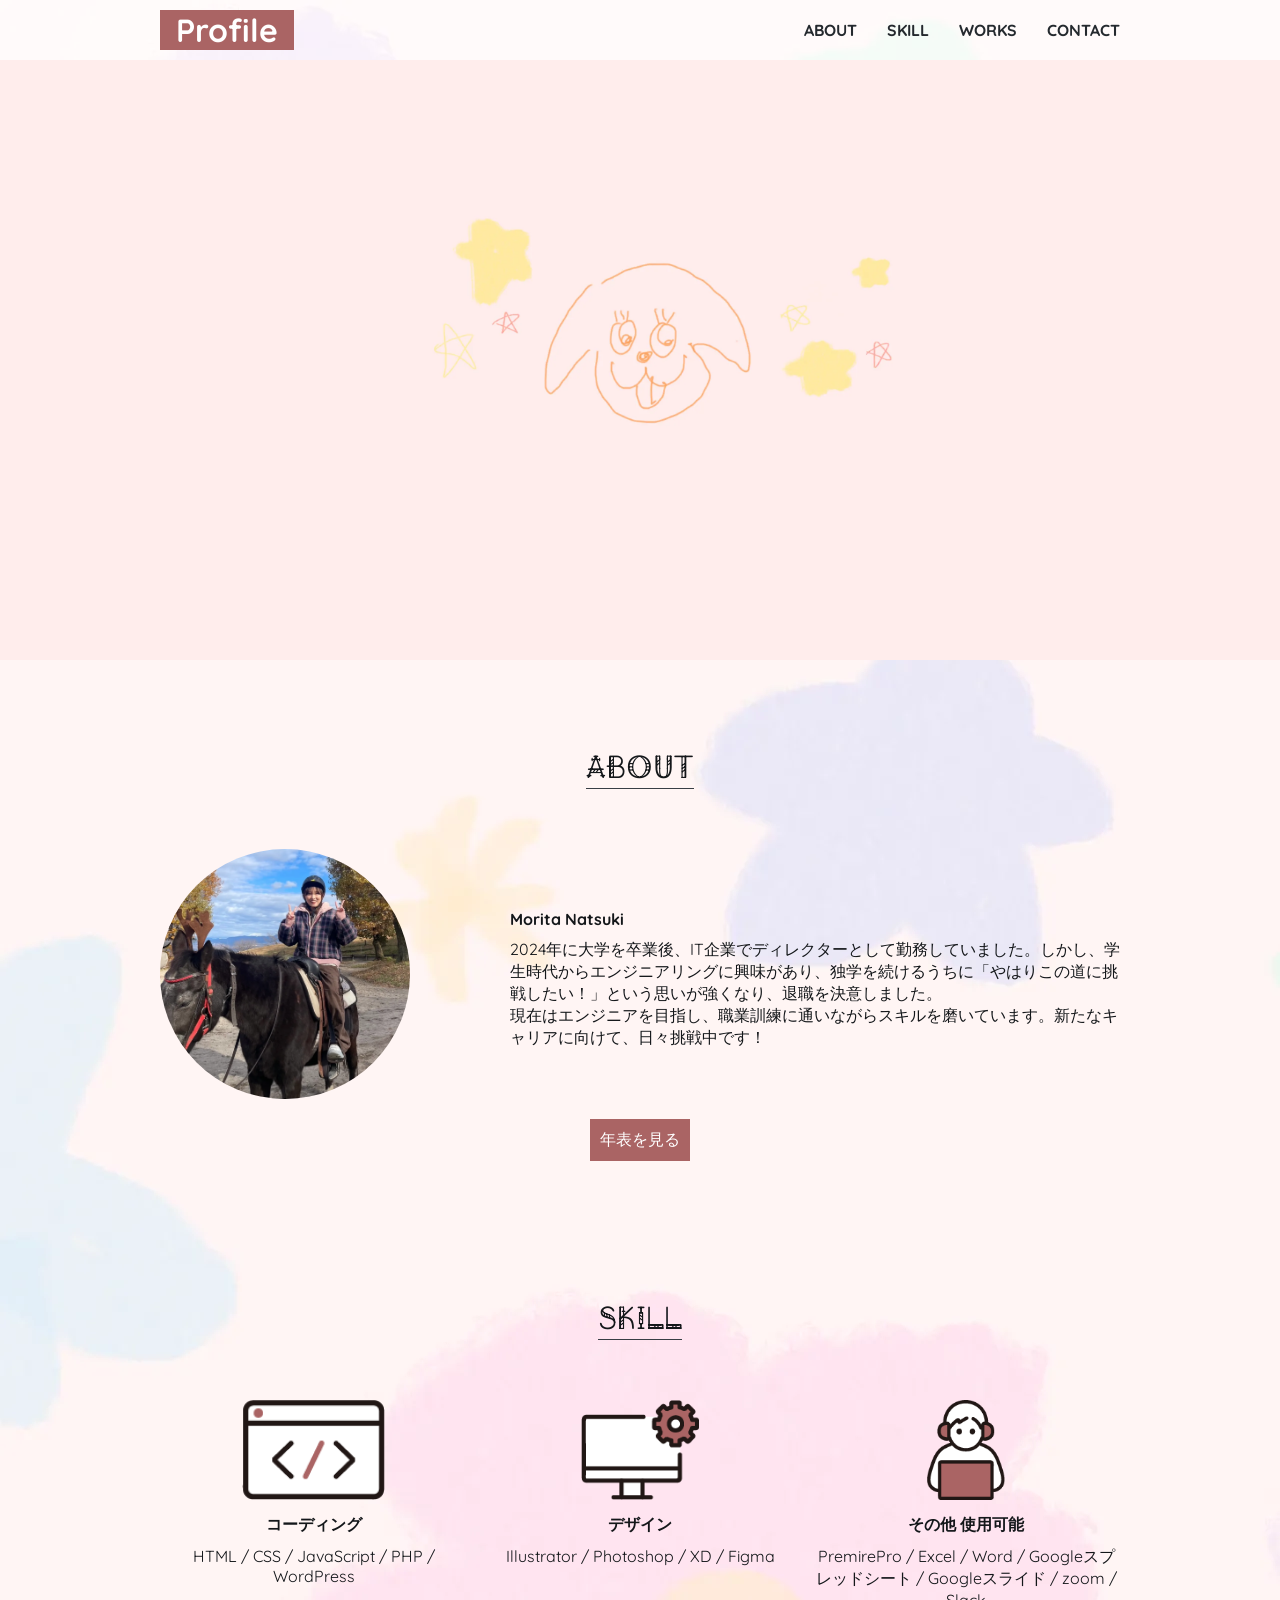
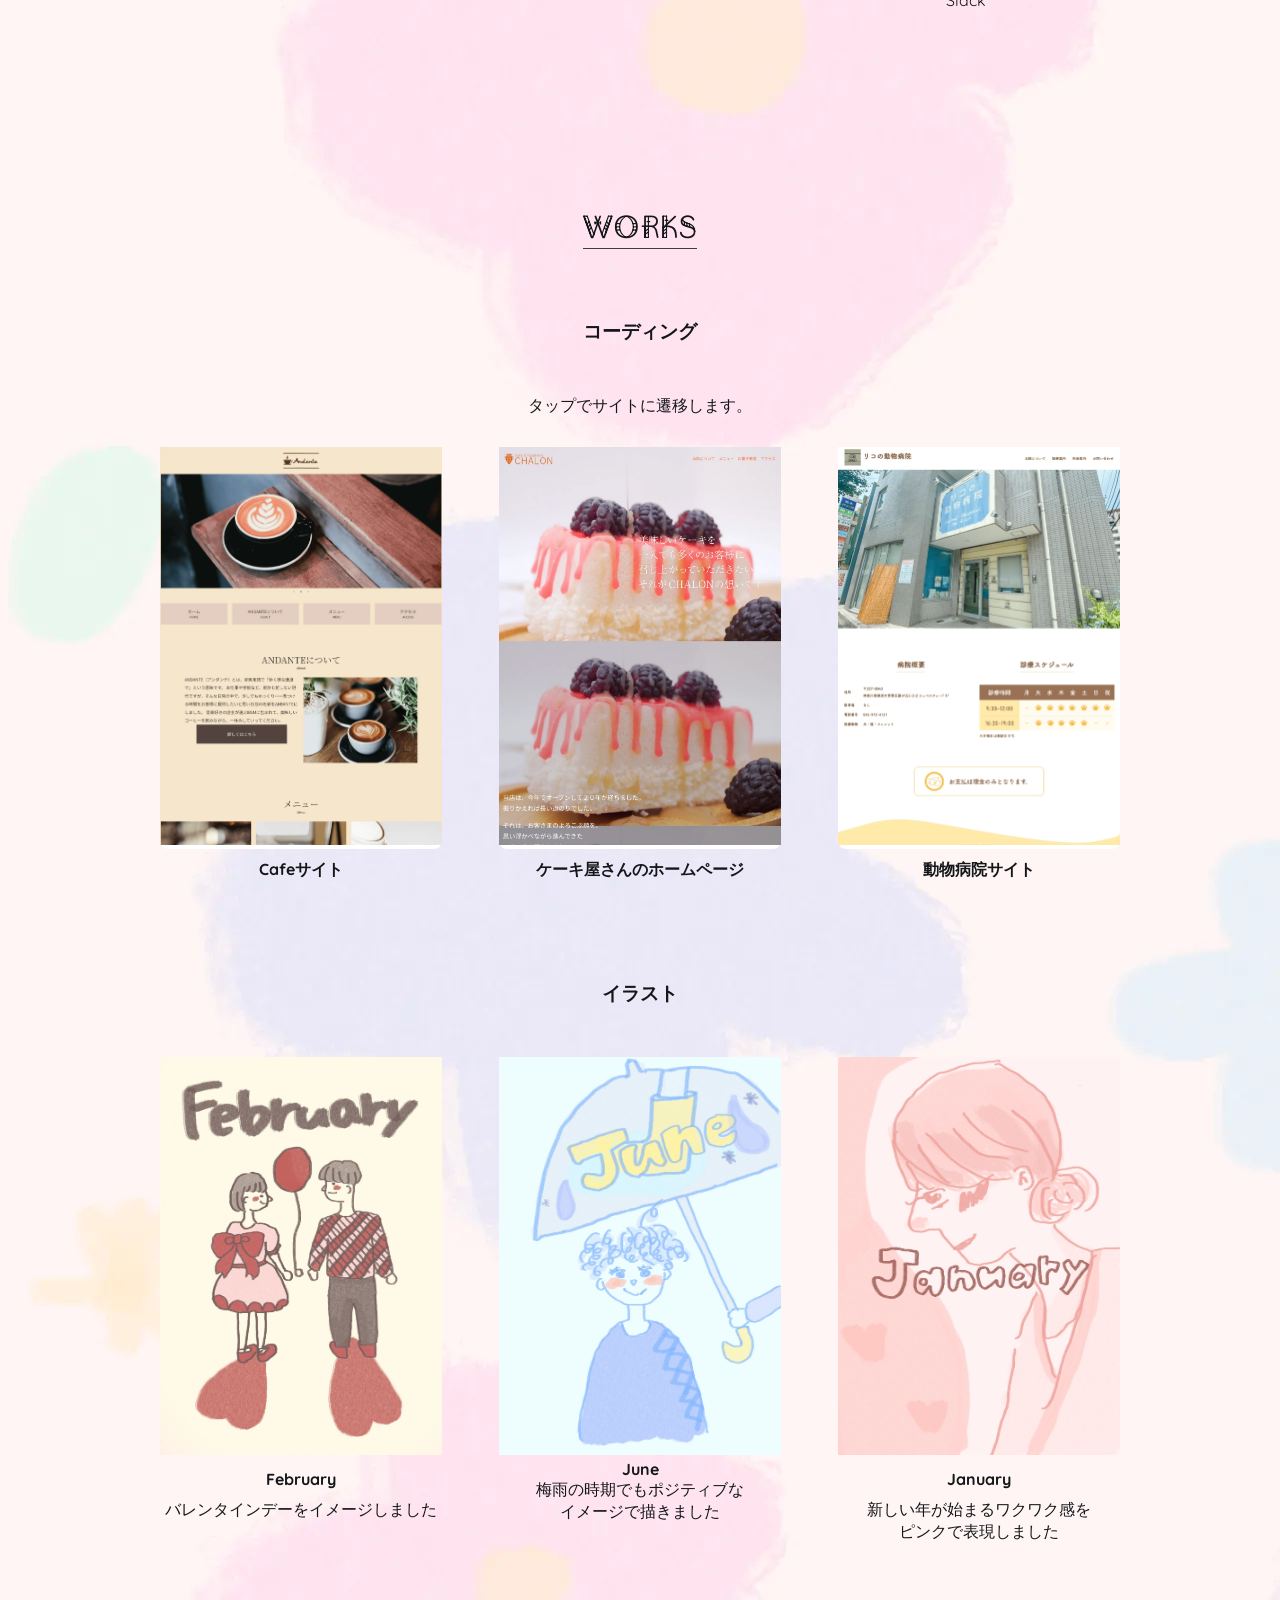
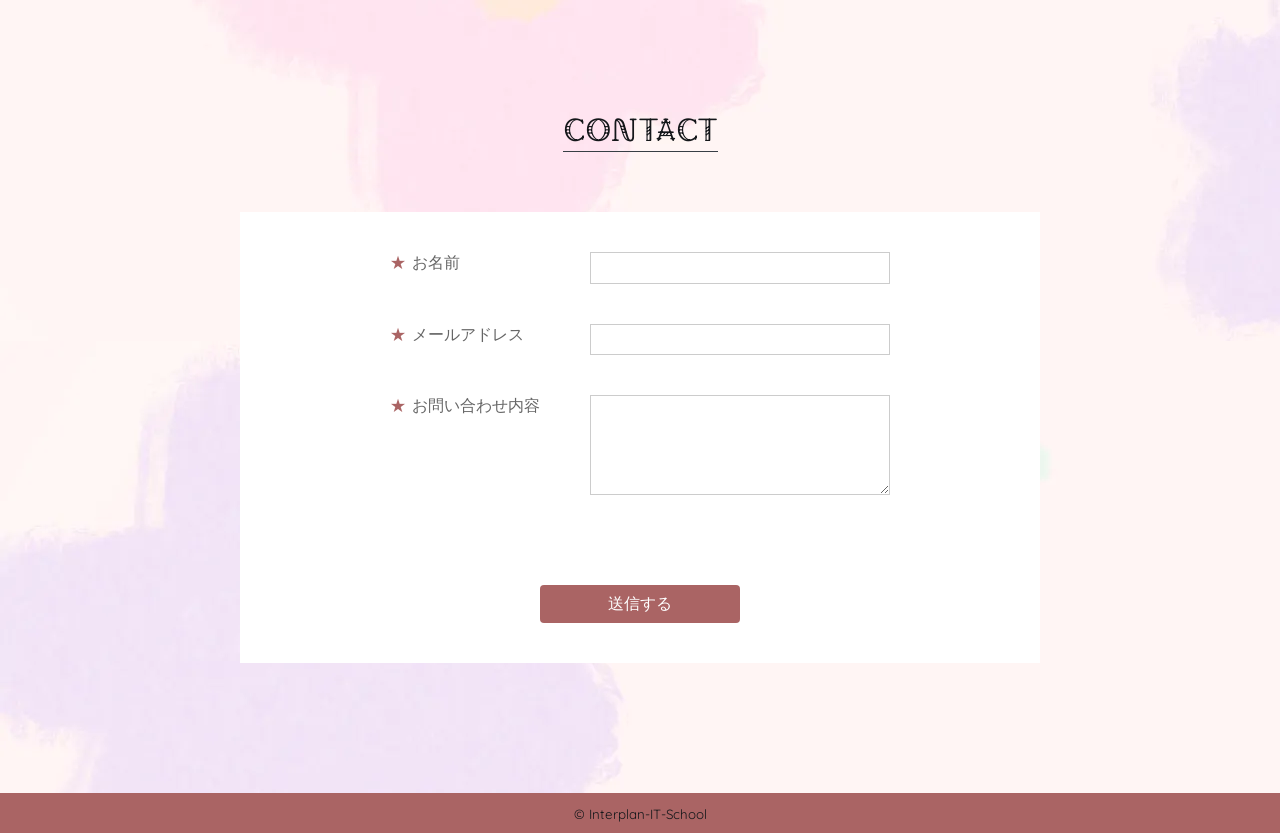
<file: index.html>
<!DOCTYPE html>
<html lang="ja">
<head>
  <meta charset="UTF-8">
  <meta name="viewport" content="width=device-width, initial-scale=1.0">
  <title>Profile/NatsukiMorita</title>
  <link rel="stylesheet" href="style.css">
  <link href="https://fonts.googleapis.com/css2?family=Agu+Display&family=Josefin+Slab:ital,wght@0,100..700;1,100..700&family=Quicksand:wght@300..700&display=swap" rel="stylesheet">
</head>
<body>
  <header>
    <div class="wrapper">
      <h1><a href="#">Profile</a></h1>
      <button class="site_header_navbtn" type="button">
        <span></span>
      </button>
      <nav class="site_header_nav">
        <ul>
          <li><a href="#about">ABOUT</a></li>
          <li><a href="#photo">SKILL</a></li>
          <li><a href="#works">WORKS</a></li>
          <li><a href="#contact">CONTACT</a></li>
        </ul>
      </nav>
    </div>
  </header>
  <main>
    <div id="mainvisual">
      <img src="img/mainvisual.JPEG" alt="メインの画像">
    </div>
    <section id="about" class="wrapper">
      <h2 class="section_title">ABOUT</h2>
      <div class="about_content">
        <img src="img/profile.webp" alt="自身の画像">
        <div class="text">
          <h3 class="content_title">Morita Natsuki</h3>
          <p>
            2024年に大学を卒業後、IT企業でディレクターとして勤務していました。しかし、学生時代からエンジニアリングに興味があり、独学を続けるうちに「やはりこの道に挑戦したい！」という思いが強くなり、退職を決意しました。<br>現在はエンジニアを目指し、職業訓練に通いながらスキルを磨いています。新たなキャリアに向けて、日々挑戦中です！
          </p>
        </div>
      </div>

      <div class="button-container">
        <button id="toggleTimelineBtn">年表を見る</button>
      </div>  
      <section class="timeline hidden"  id="timeline" aria-label="人生年表">  
          <article class="timeline-item left">
            <div class="content">
              <time datetime="2017">2017年〜2020年</time>
              <p>
                高校時代はダンス部に所属。<br>
                未経験からのスタートでしたが、仲間とともに日々練習を重ね、全国大会へ出場しました。
              </p>
            </div>
          </article>
          
          <article class="timeline-item right">
            <div class="content">
              <time datetime="2020">2020年</time>
              <p>
                大学に入学。<br>
                コロナ禍の影響で活動が制限される中、「自分に何ができるか」を模索し、TOEICや宅地建物取引士の資格取得に挑戦しました。
              </p>
            </div>
          </article>
          
          <article class="timeline-item left">
            <div class="content">
              <time datetime="2021">2021年</time>
              <p>
                就活系YouTubeチャンネルの運用に参画。<br>
                編集から始まり、企画・撮影など幅広い業務に携わりました。<br>
                約10ヶ月で登録者数を2.2万人増やすことに貢献しました。
              </p>
            </div>
          </article>
          
          <article class="timeline-item right">
            <div class="content">
              <time datetime="2022">2022年</time>
              <p>
                長期インターンに参加。<br>
                EC支援企業にて、新規事業の立ち上げに参画。<br>
                インフルエンサーとの契約〜ECサイトを通じた商品販売までを一貫して経験しました。
              </p>
            </div>
          </article>
          
          <article class="timeline-item left">
            <div class="content">
              <time datetime="2023">2023年</time>
              <p>
                学業と自己探求の時間。<br>
                卒業前の期間に、四国一周やヨーロッパ2週間旅行を通して視野を広げました。<br>
                同時に、Progateでのプログラミング学習やFP3級の資格取得にも取り組みました。
              </p>
            </div>
          </article>
          
          <article class="timeline-item right">
            <div class="content">
              <time datetime="2024">2024年</time>
              <p>
                社会人としてのスタート。<br>
                株式会社メンバーズに入社し、4ヶ月間の研修を経て公式LINEの運用業務に従事。<br>
                エンジニアリングへの関心が高まり、「ものづくりに直接関わりたい」と思うようになり退職。<br>
                現在は職業訓練に通いながら、フロントエンドエンジニアを目指して学習中です。
              </p>
            </div>
          </article>    
      </section>
    </section>
    

    <section id="photo" class="wrapper">
      <h2 class="section_title">SKILL</h2>
      <ul>
        <li>
          <img src="img/photo1.png" alt="イラスト1">
            <h3 class="content_title">コーディング</h3>
            <p>HTML / CSS / JavaScript  / PHP / WordPress</p>
        </li>
        <li>
          <img src="img/photo2.png" alt="イラスト2">
          <h3 class="content_title">デザイン</h3>
          <p>Illustrator / Photoshop / XD / Figma</p>
        </li>
        <li>
          <img src="img/photo3.png" alt="イラスト3">
          <h3 class="content_title">その他 使用可能</h3>
          <p>PremirePro / Excel / Word / Googleスプレッドシート / Googleスライド / zoom / Slack</p>
        </li>
      </ul>
    </section>
    
    <section id="works" class="wrapper">
      <h2 class="section_title">WORKS</h2>
      <h3 class="section_subtitle">コーディング</h3>
      <p>タップでサイトに遷移します。</p>
      <ul class="works_site">
          <li class="works_card">
            <a href="https://intp.site/2614/ANDANTE/"><img src="img/ANDANTE.webp" alt="ANDANTEサイト"></a>
            <h4 class="content_title">Cafeサイト</h4>
          </li>
          <li class="works_card">
            <a href="https://intp.site/2614/CHALON/"><img src="img/CHALON.webp" alt="chalonサイト"></a>
            <h4 class="content_title">ケーキ屋さんのホームページ</h4>
          </li>
          <li class="works_card">
            <a href="https://intp.site/2614/animal-hospital/"><img src="img/animal-hospital.webp" alt="chalonサイト"></a>
            <h4 class="content_title">動物病院サイト</h4>
          </li>
      </ul>

      <h3 class="section_subtitle">イラスト</h3>
      <ul class="works_illust">
          <li class="works_card">
            <img src="img/illust1.PNG" alt="イラスト1">
            <h4 class="content_title">February</h4>
            <p>バレンタインデーをイメージしました</p>
          </li>
          <li class="works_card">
            <img src="img/illust2.PNG" alt="イラスト2">
            <h4 class="content-title">June</h4>
            <p>梅雨の時期でもポジティブな<br>イメージで描きました</p>
          </li>
          <li class="works_card">
            <img src="img/illust3.PNG" alt="イラスト3">
            <h4 class="content_title">January</h4>
            <p>新しい年が始まるワクワク感を<br>ピンクで表現しました</p>
          </li>
      </ul>
    </section>

    <section id="contact" class="wrapper">
      <h2 class="section_title">CONTACT</h2>
      <form action="program.php" method="post">
          <dl>
              <div class="form_item">
                  <dt>お名前</dt>
                  <dd><input type="text" name="userName" required></dd>
              </div>
              <div class="form_item">
                  <dt>メールアドレス</dt>
                  <dd><input type="email" name="userEmail" required></dd>
              </div>
              <div class="form_item">
                  <dt>お問い合わせ内容</dt>
                  <dd><textarea name="message" required></textarea></dd>
              </div>
          </dl>
          <div class="form_submit">
              <input type="submit" value="送信する">
          </div>
      </form>
    </section>
  </main>
  <footer>
    <small>&copy; Interplan-IT-School</small>
  </footer>
  <script src="js/jquery-3.7.1.min.js"></script>
  <script src="js/jQuery-inView.min.js"></script>
  <script src="js/slick-1.8.1 2/slick/slick.min.js"></script>

  <script src="js/script.js"></script>
</body>
</html>
</file>
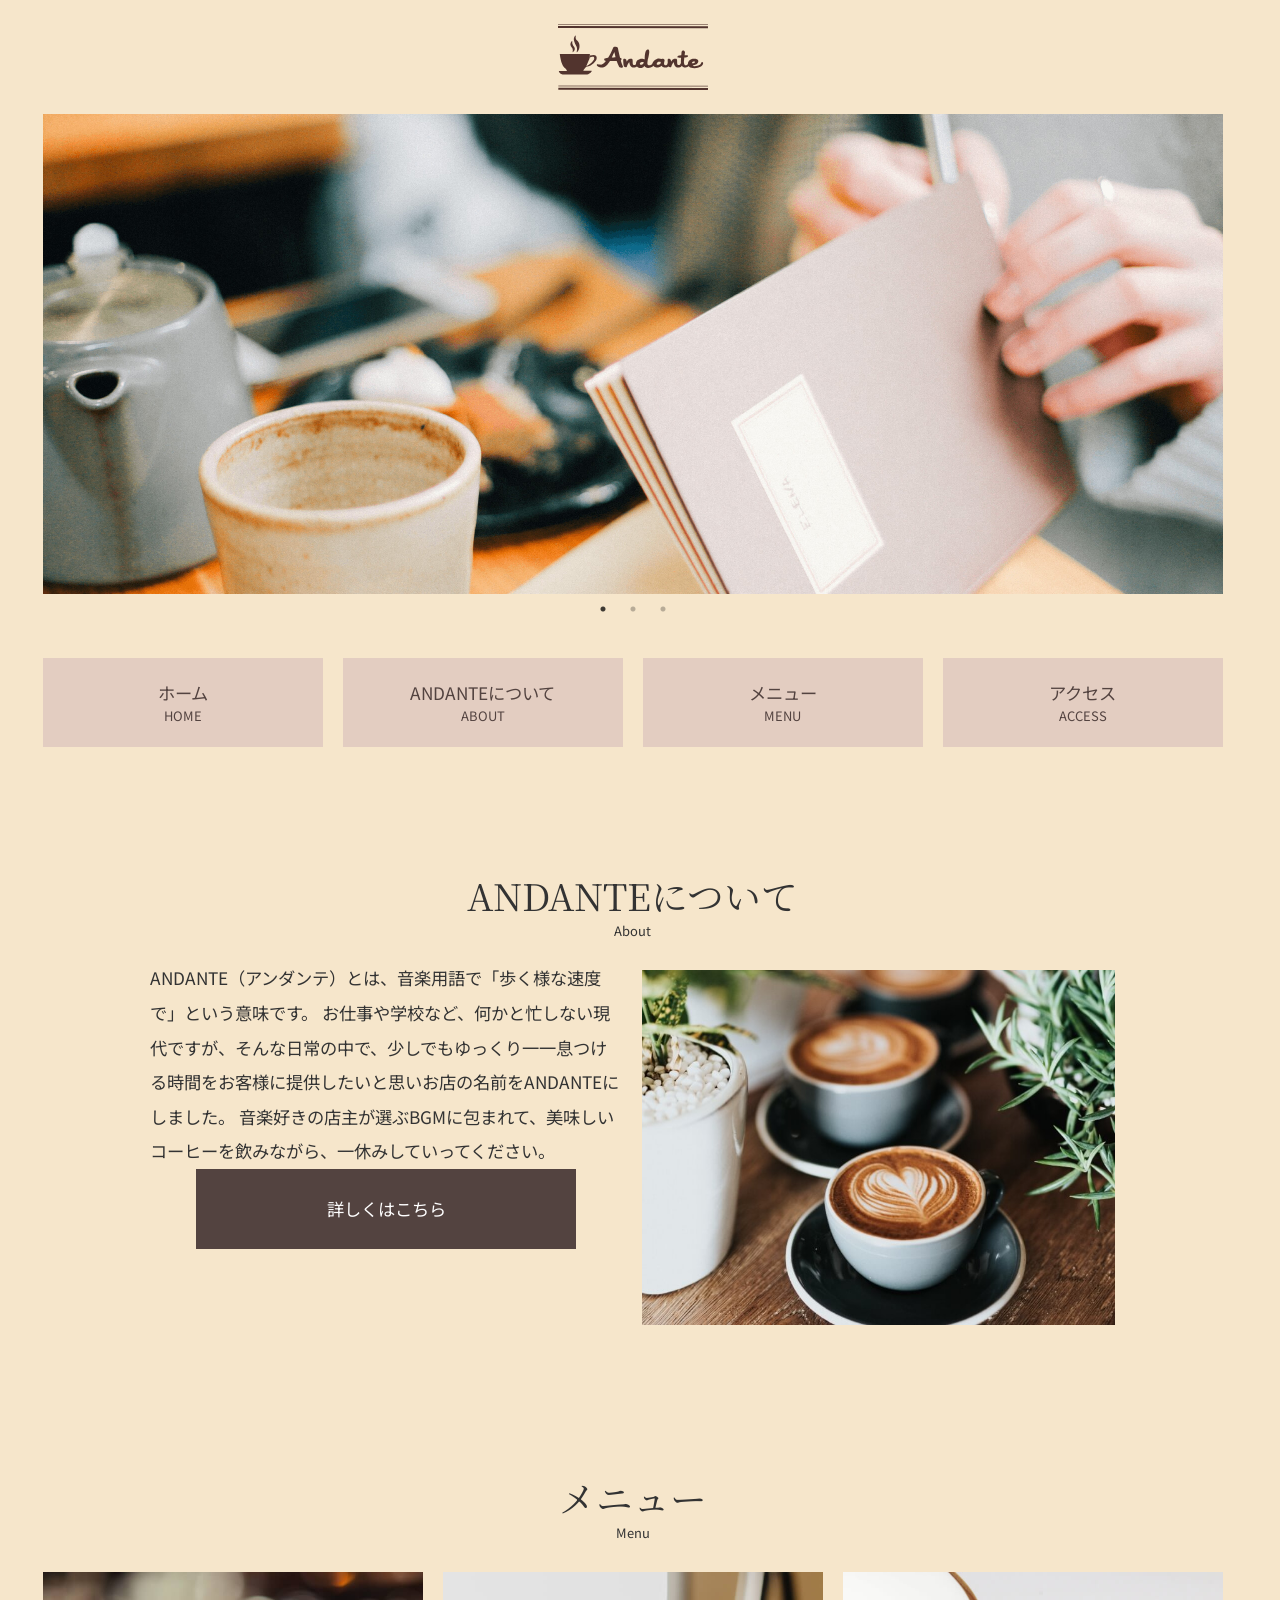
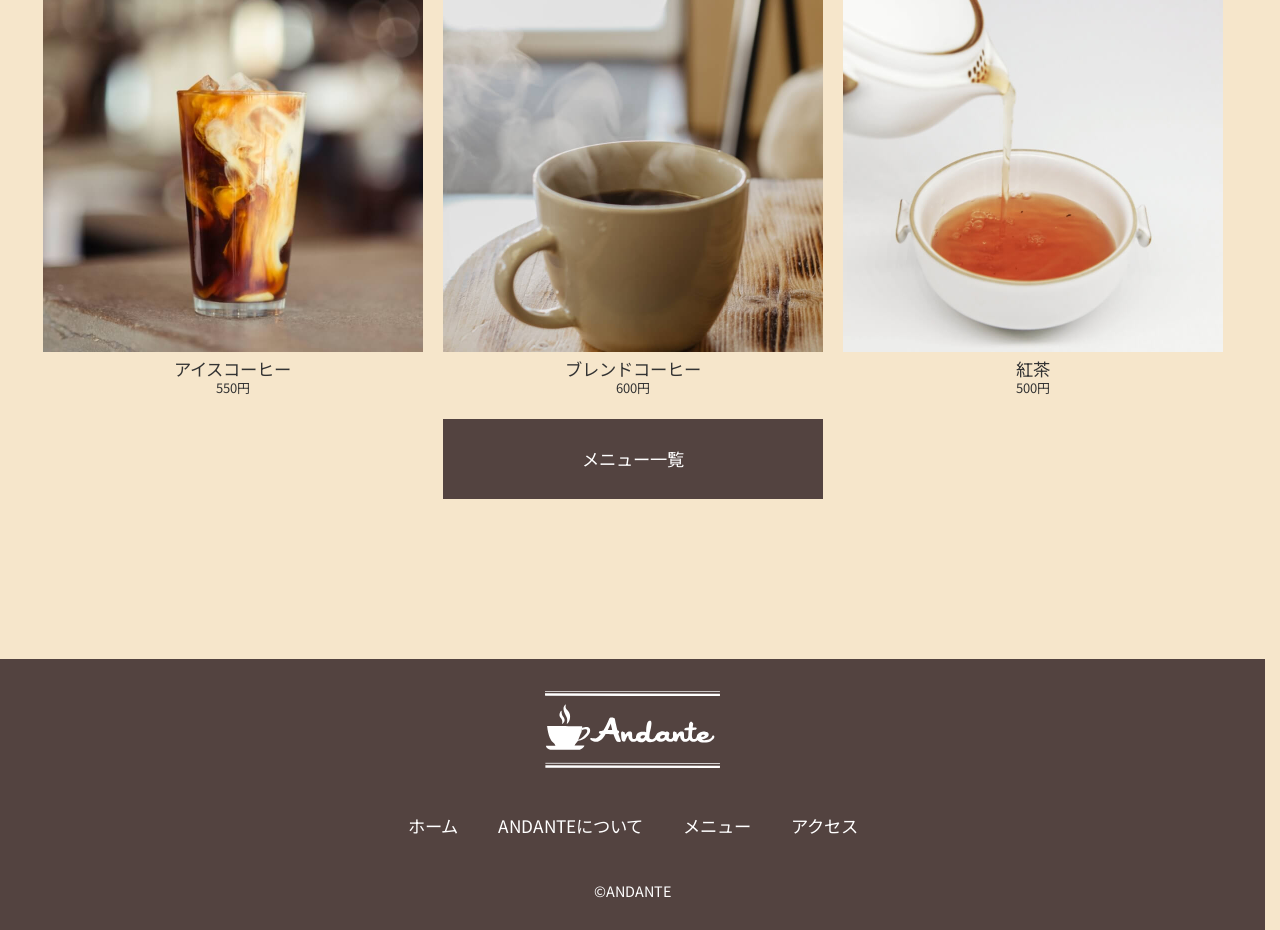
<file: ANDANTE/index.html>
<!DOCTYPE html>
<html lang="ja">
<head>
  <meta charset="UTF-8">
  <meta name="viewport" content="width=device-width, initial-scale=1.0">
  <title>ANDANTE</title>
  <link rel="preconnect" href="https://fonts.googleapis.com">
  <link rel="preconnect" href="https://fonts.gstatic.com" crossorigin>
  <link href="https://fonts.googleapis.com/css2?family=Noto+Sans+JP:wght@100..900&family=Noto+Serif+JP:wght@200..900&display=swap" rel="stylesheet">
  <link rel="stylesheet" href="css/reset.css">
  <link rel="stylesheet" href="slick/slick.css">
  <link rel="stylesheet" href="slick/slick-theme.css">
  <link rel="stylesheet" href="css/style.css">
</head>
<body>
  <header class="inner">
    <h1><a href="./"><img src="img/logo_brown.svg" alt="Andante"></a></h1>
      <div class="menu_btn">
        <span></span>
        <span></span>
        <span></span>
      </div>
  </header>
  <div class="key inner">
    <ul class="slider">
      <li><img src="img/slide1.jpg" alt="slide1"></li>
      <li><img src="img/slide2.jpg" alt="slide2"></li>
      <li><img src="img/slide3.jpg" alt="slide3"></li>
    </ul>
  </div>
  <nav class="inner">
    <p><img src="img/logo_white.svg" alt="Andante"></p>
    <ul>
      <li><a href="#">ホーム<span>HOME</span></a></li>
      <li><a href="about/">ANDANTEについて<span>ABOUT</span></a></li>
      <li><a href="menu/">メニュー<span>MENU</span></a></li>
      <li><a href="access/">アクセス<span>ACCESS</span></a></li>
    </ul>
  </nav>
  <main>
    <section class="inner top_about">
      <h2 class="title">ANDANTEについて</h2>
      <p class="sub_title">About</p>
      <div class="top_about_content">
        <img src="img/top_about.jpg" alt="ANDANTEについて">
        <div class="top_about_text">
          <p class="text">
            ANDANTE（アンダンテ）とは、音楽用語で「歩く様な速度で」という意味です。 お仕事や学校など、何かと忙しない現代ですが、そんな日常の中で、少しでもゆっくり一一息つける時間をお客様に提供したいと思いお店の名前をANDANTEにしました。 音楽好きの店主が選ぶBGMに包まれて、美味しいコーヒーを飲みながら、一休みしていってください。
          </p>
          <a href="menu/" class="btn">詳しくはこちら</a>
        </div>
      </div>

    </section>
    <section class="inner top_menu">
      <h2 class="title">メニュー</h2>
      <p class="sub_title">Menu</p>
      <div>
        <figure>
          <img src="img/menu_drink01.jpg" alt="アイスコーヒー">
          <figcaption>
            アイスコーヒー<br>
            <span>550円</span>
          </figcaption>
        </figure>
        <figure>
          <img src="img/menu_drink02.jpg" alt="ブレンドコーヒー">
          <figcaption>
            ブレンドコーヒー<br>
            <span>600円</span>
          </figcaption>
        </figure>
        <figure>
          <img src="img/menu_drink03.jpg" alt="紅茶">
          <figcaption>
            紅茶<br>
            <span>500円</span>
          </figcaption>
        </figure>
      </div>
      <a href="#" class="btn">メニュー一覧</a>

    </section>
  </main>
  <footer>
    <img class="footer_logo" src="img/logo_white.svg" alt="ANDANTE">
    <ul class="footer_nav">
      <li><a href="#">ホーム</a></li>
      <li><a href="about/">ANDANTEについて</a></li>
      <li><a href="menu/">メニュー</a></li>
      <li><a href="access/">アクセス</a></li>
    </ul>
    <small>&copy;ANDANTE</small>
  </footer>

  <script src="https://ajax.googleapis.com/ajax/libs/jquery/3.7.1/jquery.min.js"></script>
  <script src="slick/slick.min.js"></script>
  <script src="js/main.js"></script>
  <script src="js/slider.js"></script>
</body>
</html>
</file>
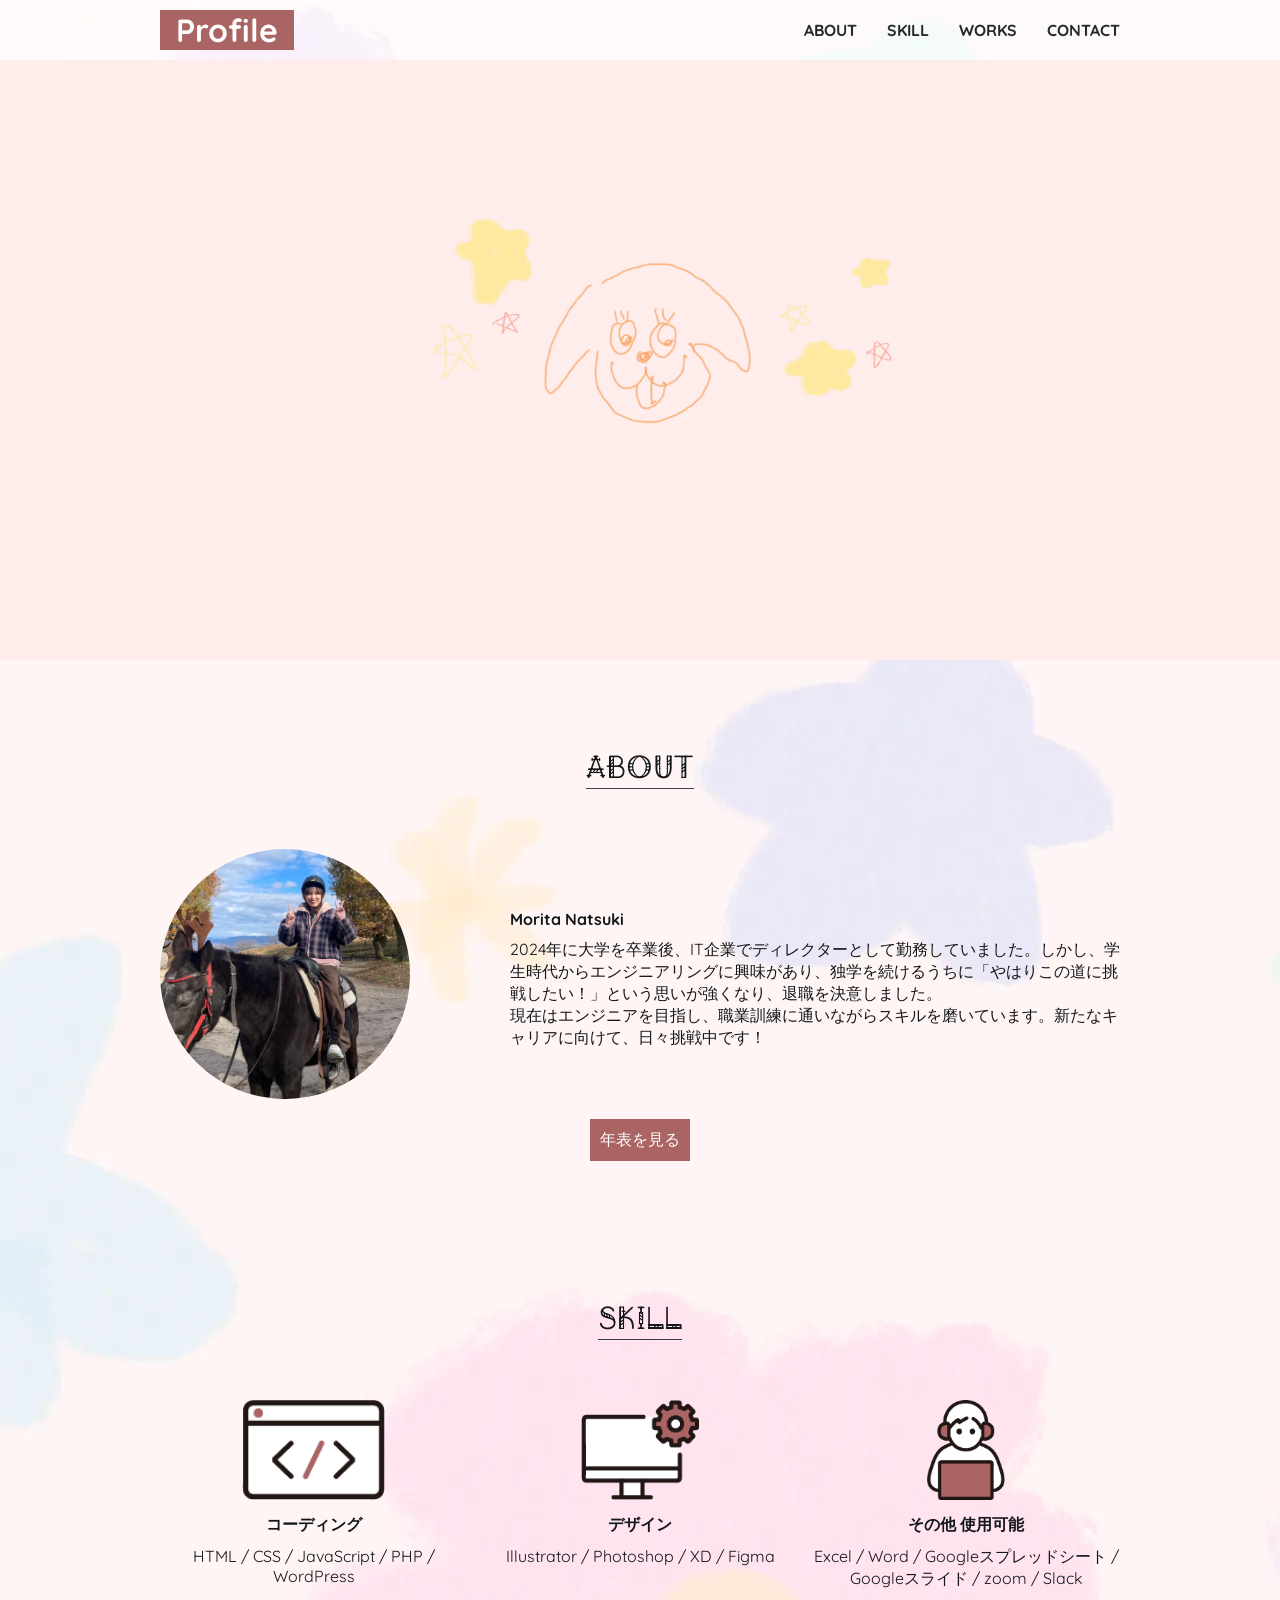
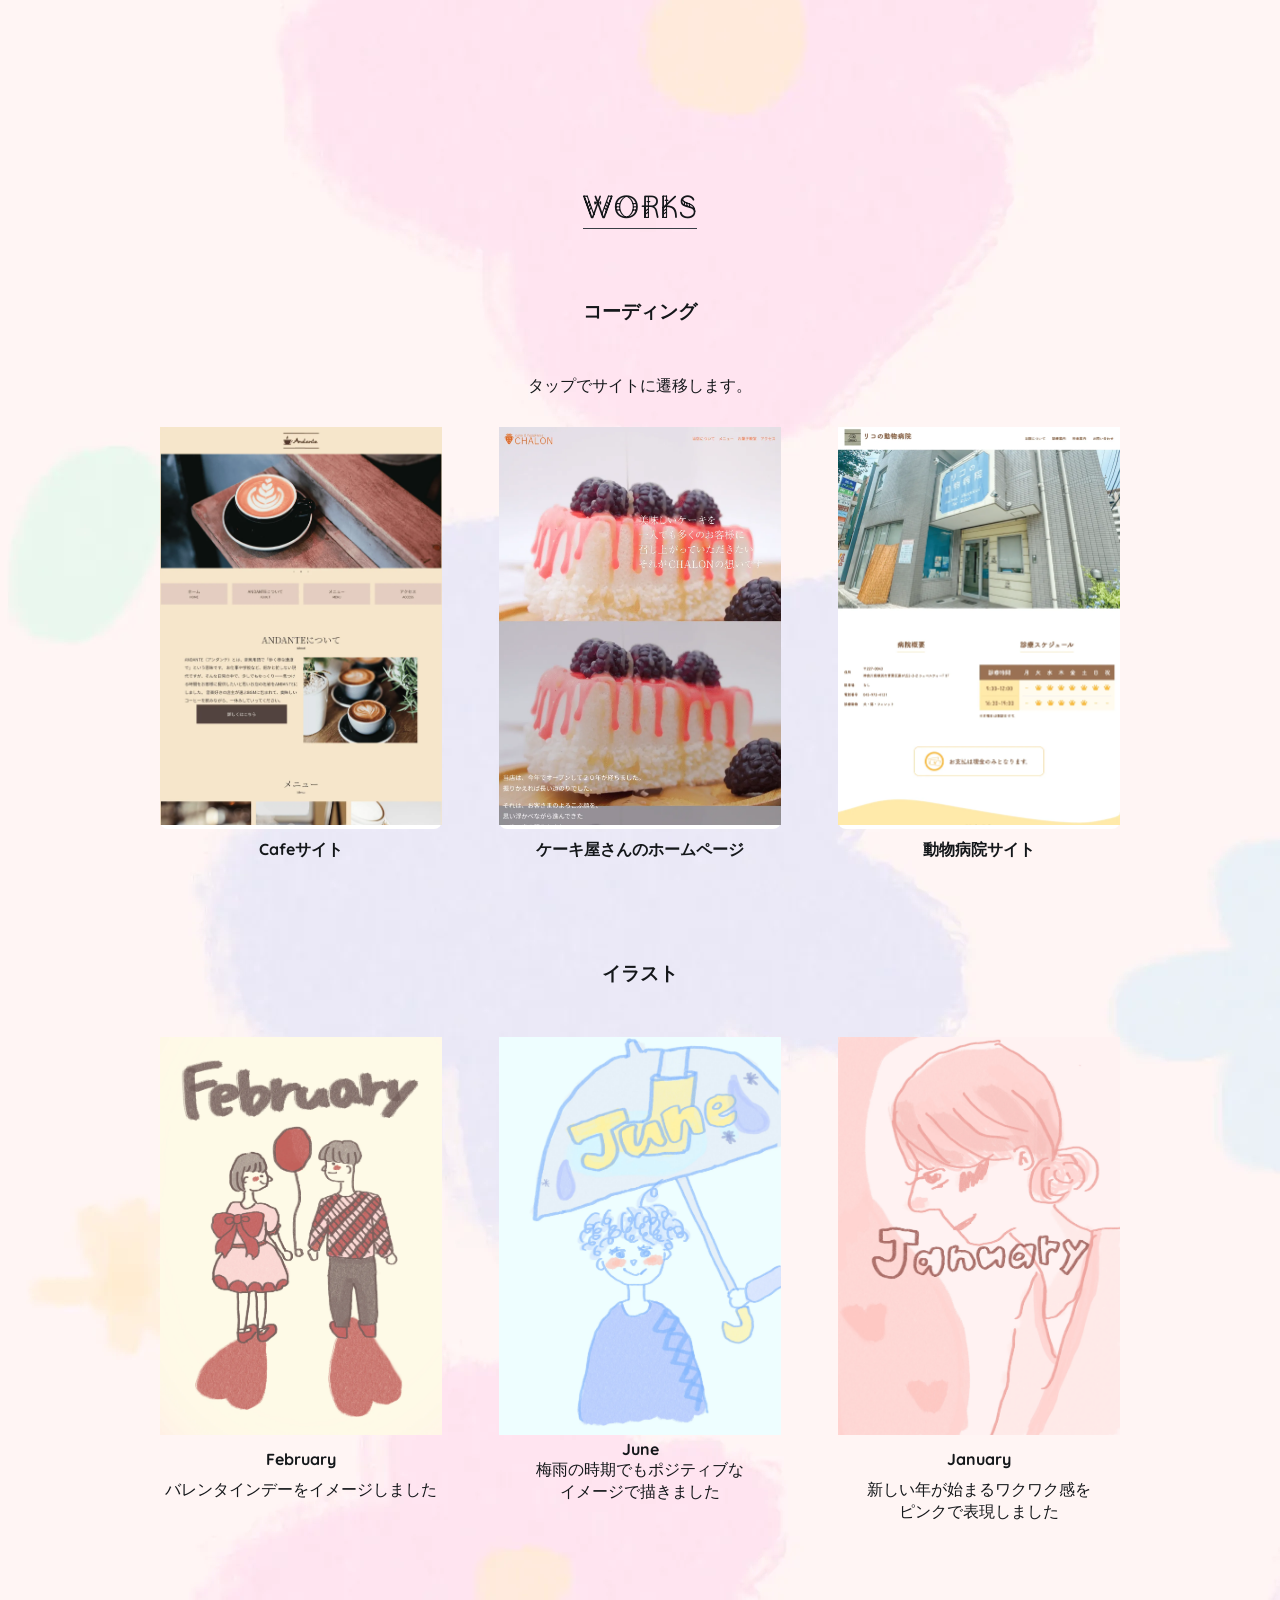
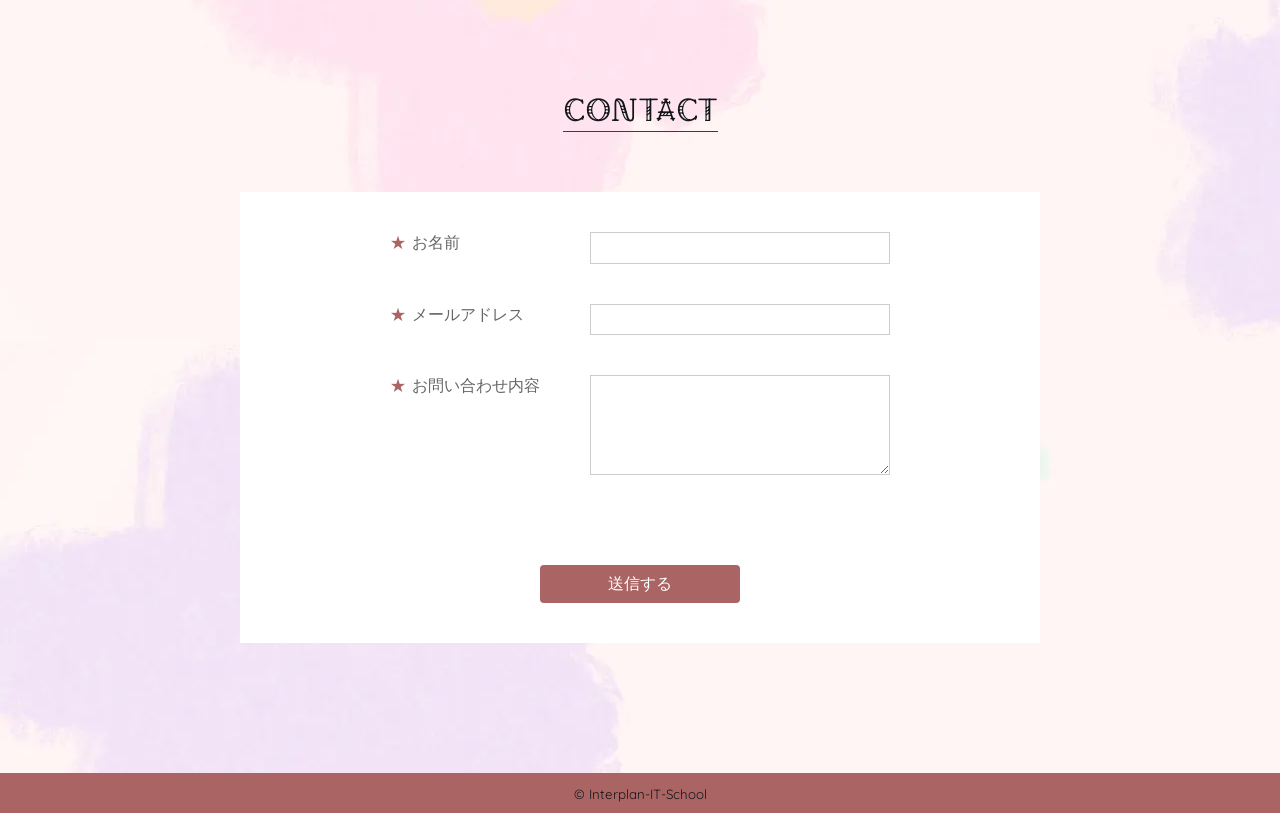
<file: profile/index.html>
<!DOCTYPE html>
<html lang="ja">
<head>
  <meta charset="UTF-8">
  <meta name="viewport" content="width=device-width, initial-scale=1.0">
  <title>Profile/NatsukiMorita</title>
  <link rel="stylesheet" href="style.css">
  <link href="https://fonts.googleapis.com/css2?family=Agu+Display&family=Josefin+Slab:ital,wght@0,100..700;1,100..700&family=Quicksand:wght@300..700&display=swap" rel="stylesheet">
</head>
<body>
  <header>
    <div class="wrapper">
      <h1><a href="#">Profile</a></h1>
      <button class="site_header_navbtn" type="button">
        <span></span>
      </button>
      <nav class="site_header_nav">
        <ul>
          <li><a href="#about">ABOUT</a></li>
          <li><a href="#photo">SKILL</a></li>
          <li><a href="#works">WORKS</a></li>
          <li><a href="#contact">CONTACT</a></li>
        </ul>
      </nav>
    </div>
  </header>
  <main>
    <div id="mainvisual">
      <img src="img/mainvisual.JPEG" alt="メインの画像">
    </div>
    <section id="about" class="wrapper">
      <h2 class="section_title">ABOUT</h2>
      <div class="about_content">
        <img src="img/profile.webp" alt="自身の画像">
        <div class="text">
          <h3 class="content_title">Morita Natsuki</h3>
          <p>
            2024年に大学を卒業後、IT企業でディレクターとして勤務していました。しかし、学生時代からエンジニアリングに興味があり、独学を続けるうちに「やはりこの道に挑戦したい！」という思いが強くなり、退職を決意しました。<br>現在はエンジニアを目指し、職業訓練に通いながらスキルを磨いています。新たなキャリアに向けて、日々挑戦中です！
          </p>
        </div>
      </div>

      <div class="button-container">
        <button id="toggleTimelineBtn">年表を見る</button>
      </div>  
      <section class="timeline hidden"  id="timeline" aria-label="人生年表">  
          <article class="timeline-item left">
            <div class="content">
              <time datetime="2017">2017年〜2020年</time>
              <p>
                高校時代はダンス部に所属。<br>
                未経験からのスタートでしたが、仲間とともに日々練習を重ね、全国大会へ出場しました。
              </p>
            </div>
          </article>
          
          <article class="timeline-item right">
            <div class="content">
              <time datetime="2020">2020年</time>
              <p>
                大学に入学。<br>
                コロナ禍の影響で活動が制限される中、「自分に何ができるか」を模索し、TOEICや宅地建物取引士の資格取得に挑戦しました。
              </p>
            </div>
          </article>
          
          <article class="timeline-item left">
            <div class="content">
              <time datetime="2021">2021年</time>
              <p>
                就活系YouTubeチャンネルの運用に参画。<br>
                編集から始まり、企画・撮影など幅広い業務に携わりました。<br>
                約10ヶ月で登録者数を2.2万人増やすことに貢献しました。
              </p>
            </div>
          </article>
          
          <article class="timeline-item right">
            <div class="content">
              <time datetime="2022">2022年</time>
              <p>
                長期インターンに参加。<br>
                EC支援企業にて、新規事業の立ち上げに参画。<br>
                インフルエンサーとの契約〜ECサイトを通じた商品販売までを一貫して経験しました。
              </p>
            </div>
          </article>
          
          <article class="timeline-item left">
            <div class="content">
              <time datetime="2023">2023年</time>
              <p>
                学業と自己探求の時間。<br>
                卒業前の期間に、四国一周やヨーロッパ2週間旅行を通して視野を広げました。<br>
                同時に、Progateでのプログラミング学習やFP3級の資格取得にも取り組みました。
              </p>
            </div>
          </article>
          
          <article class="timeline-item right">
            <div class="content">
              <time datetime="2024">2024年</time>
              <p>
                社会人としてのスタート。<br>
                株式会社メンバーズに入社し、4ヶ月間の研修を経て公式LINEの運用業務に従事。<br>
                エンジニアリングへの関心が高まり、「ものづくりに直接関わりたい」と思うようになり退職。<br>
                現在は職業訓練に通いながら、フロントエンドエンジニアを目指して学習中です。
              </p>
            </div>
          </article>    
      </section>
    </section>
    

    <section id="photo" class="wrapper">
      <h2 class="section_title">SKILL</h2>
      <ul>
        <li>
          <img src="img/photo1.png" alt="イラスト1">
            <h3 class="content_title">コーディング</h3>
            <p>HTML / CSS / JavaScript  / PHP / WordPress</p>
        </li>
        <li>
          <img src="img/photo2.png" alt="イラスト2">
          <h3 class="content_title">デザイン</h3>
          <p>Illustrator / Photoshop / XD / Figma</p>
        </li>
        <li>
          <img src="img/photo3.png" alt="イラスト3">
          <h3 class="content_title">その他 使用可能</h3>
          <p>Excel / Word / Googleスプレッドシート / Googleスライド / zoom / Slack</p>
        </li>
      </ul>
    </section>
    
    <section id="works" class="wrapper">
      <h2 class="section_title">WORKS</h2>
      <h3 class="section_subtitle">コーディング</h3>
      <p>タップでサイトに遷移します。</p>
      <ul class="works_site">
          <li class="works_card">
            <a href="https://intp.site/2614/ANDANTE/"><img src="img/ANDANTE.webp" alt="ANDANTEサイト"></a>
            <h4 class="content_title">Cafeサイト</h4>
          </li>
          <li class="works_card">
            <a href="https://intp.site/2614/CHALON/"><img src="img/CHALON.webp" alt="chalonサイト"></a>
            <h4 class="content_title">ケーキ屋さんのホームページ</h4>
          </li>
          <li class="works_card">
            <a href="https://intp.site/2614/animal-hospital/"><img src="img/animal-hospital.webp" alt="chalonサイト"></a>
            <h4 class="content_title">動物病院サイト</h4>
          </li>
      </ul>

      <h3 class="section_subtitle">イラスト</h3>
      <ul class="works_illust">
          <li class="works_card">
            <img src="img/illust1.PNG" alt="イラスト1">
            <h4 class="content_title">February</h4>
            <p>バレンタインデーをイメージしました</p>
          </li>
          <li class="works_card">
            <img src="img/illust2.PNG" alt="イラスト2">
            <h4 class="content-title">June</h4>
            <p>梅雨の時期でもポジティブな<br>イメージで描きました</p>
          </li>
          <li class="works_card">
            <img src="img/illust3.PNG" alt="イラスト3">
            <h4 class="content_title">January</h4>
            <p>新しい年が始まるワクワク感を<br>ピンクで表現しました</p>
          </li>
      </ul>
    </section>

    <section id="contact" class="wrapper">
      <h2 class="section_title">CONTACT</h2>
      <form action="program.php" method="post">
          <dl>
              <div class="form_item">
                  <dt>お名前</dt>
                  <dd><input type="text" name="userName" required></dd>
              </div>
              <div class="form_item">
                  <dt>メールアドレス</dt>
                  <dd><input type="email" name="userEmail" required></dd>
              </div>
              <div class="form_item">
                  <dt>お問い合わせ内容</dt>
                  <dd><textarea name="message" required></textarea></dd>
              </div>
          </dl>
          <div class="form_submit">
              <input type="submit" value="送信する">
          </div>
      </form>
    </section>
  </main>
  <footer>
    <small>&copy; Interplan-IT-School</small>
  </footer>
  <script src="js/jquery-3.7.1.min.js"></script>
  <script src="js/jQuery-inView.min.js"></script>
  <script src="js/slick-1.8.1 2/slick/slick.min.js"></script>

  <script src="js/script.js"></script>
</body>
</html>
</file>
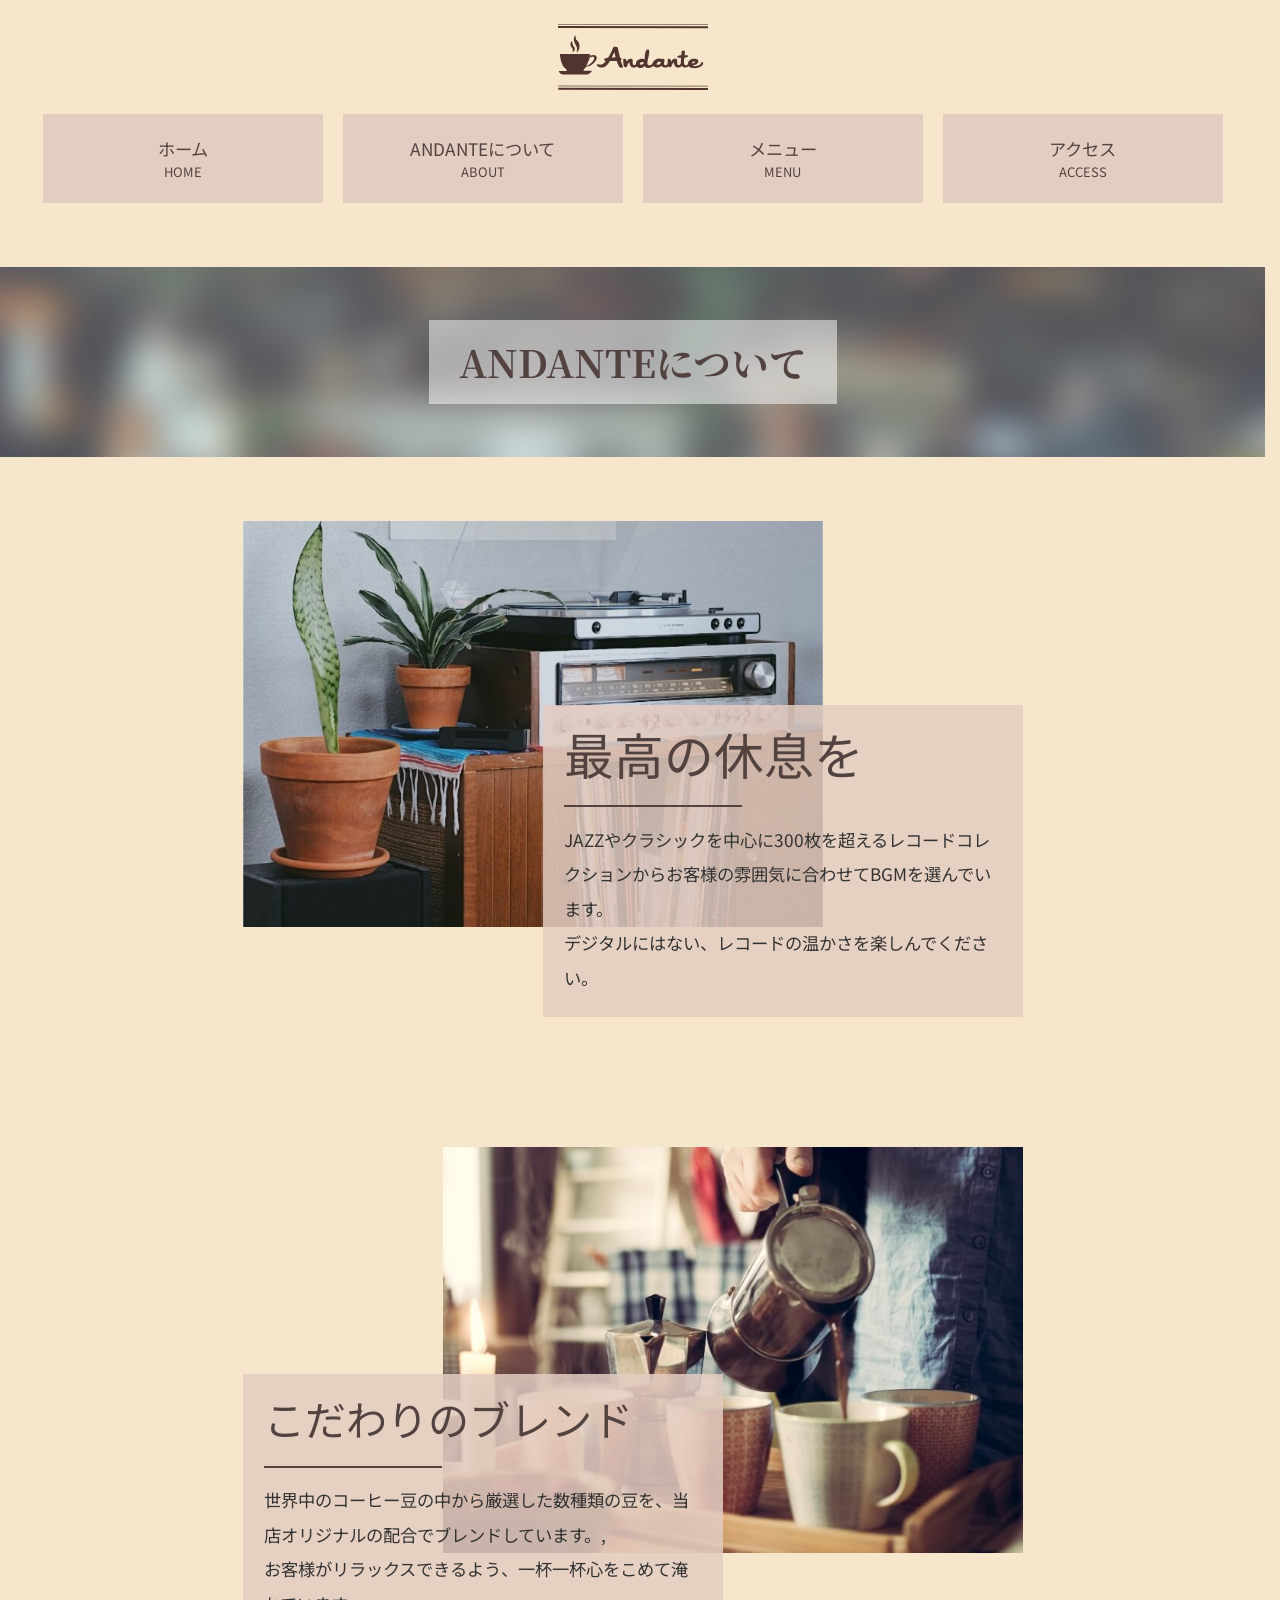
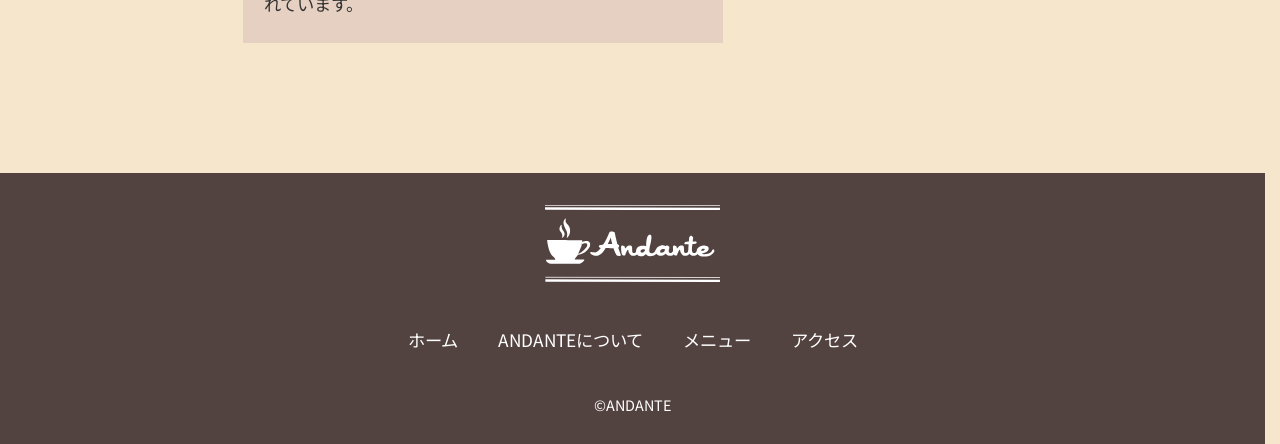
<file: ANDANTE/about/index.html>
<!DOCTYPE html>
<html lang="ja">
<head>
  <meta charset="UTF-8">
  <meta name="viewport" content="width=device-width, initial-scale=1.0">
  <title>ANDANTE | ANDANTEについて</title>
  <link rel="preconnect" href="https://fonts.googleapis.com">
  <link rel="preconnect" href="https://fonts.gstatic.com" crossorigin>
  <link href="https://fonts.googleapis.com/css2?family=Noto+Sans+JP:wght@100..900&family=Noto+Serif+JP:wght@200..900&display=swap" rel="stylesheet">
  <link rel="stylesheet" href="../css/reset.css">
  <link rel="stylesheet" href="../slick/slick.css">
  <link rel="stylesheet" href="../slick/slick-theme.css">
  <link rel="stylesheet" href="../css/style.css">
</head>
<body class="under about">
  <header class="inner">
    <h1><a href="../"><img src="../img/logo_brown.svg" alt="Andante"></a></h1>
      <div class="menu_btn">
        <span></span>
        <span></span>
        <span></span>
      </div>
  </header>
 
  <nav class="inner">
    <p><img src="../img/logo_white.svg" alt="Andante"></p>
    <ul>
      <li><a href="../">ホーム<span>HOME</span></a></li>
      <li><a href="./">ANDANTEについて<span>ABOUT</span></a></li>
      <li><a href="../menu/">メニュー<span>MENU</span></a></li>
      <li><a href="../access/">アクセス<span>ACCESS</span></a></li>
    </ul>
  </nav>
  <div class="under_title">
    <h2>ANDANTEについて</h2>
  </div>
  <main>
    <section class="inner about_box relaxation">
      <div class="box_text">
        <h3 class="headding">最高の休息を</h3>
        <p class="text">
          JAZZやクラシックを中心に300枚を超えるレコードコレクションからお客様の雰囲気に合わせてBGMを選んでいます。<br>
          デジタルにはない、レコードの温かさを楽しんでください。
        </p>
      </div>
      <img src="../img/about_01.jpg" alt="レコードの写真">
    </section>

    <section class="inner about_box blend">
      <div class="box_text">
        <h3 class="headding">こだわりのブレンド</h3>
        <p class="text">
          世界中のコーヒー豆の中から厳選した数種類の豆を、当店オリジナルの配合でブレンドしています。,<br>お客様がリラックスできるよう、一杯一杯心をこめて淹れています。
        </p>
      </div>
      <img src="../img/about_02.jpg" alt="レコードの写真">
    </section>

    
  </main>
  <footer>
    <img class="footer_logo" src="../img/logo_white.svg" alt="ANDANTE">
    <ul class="footer_nav">
      <li><a href="../">ホーム</a></li>
      <li><a href="./">ANDANTEについて</a></li>
      <li><a href="../menu/">メニュー</a></li>
      <li><a href="../access/">アクセス</a></li>
    </ul>
    <small>&copy;ANDANTE</small>
  </footer>

  <script src="https://ajax.googleapis.com/ajax/libs/jquery/3.7.1/jquery.min.js"></script>
  <script src="../slick/slick.min.js"></script>
  <script src="../js/main.js"></script>
  <script src="../js/slider.js"></script>
</body>
</html>
</file>
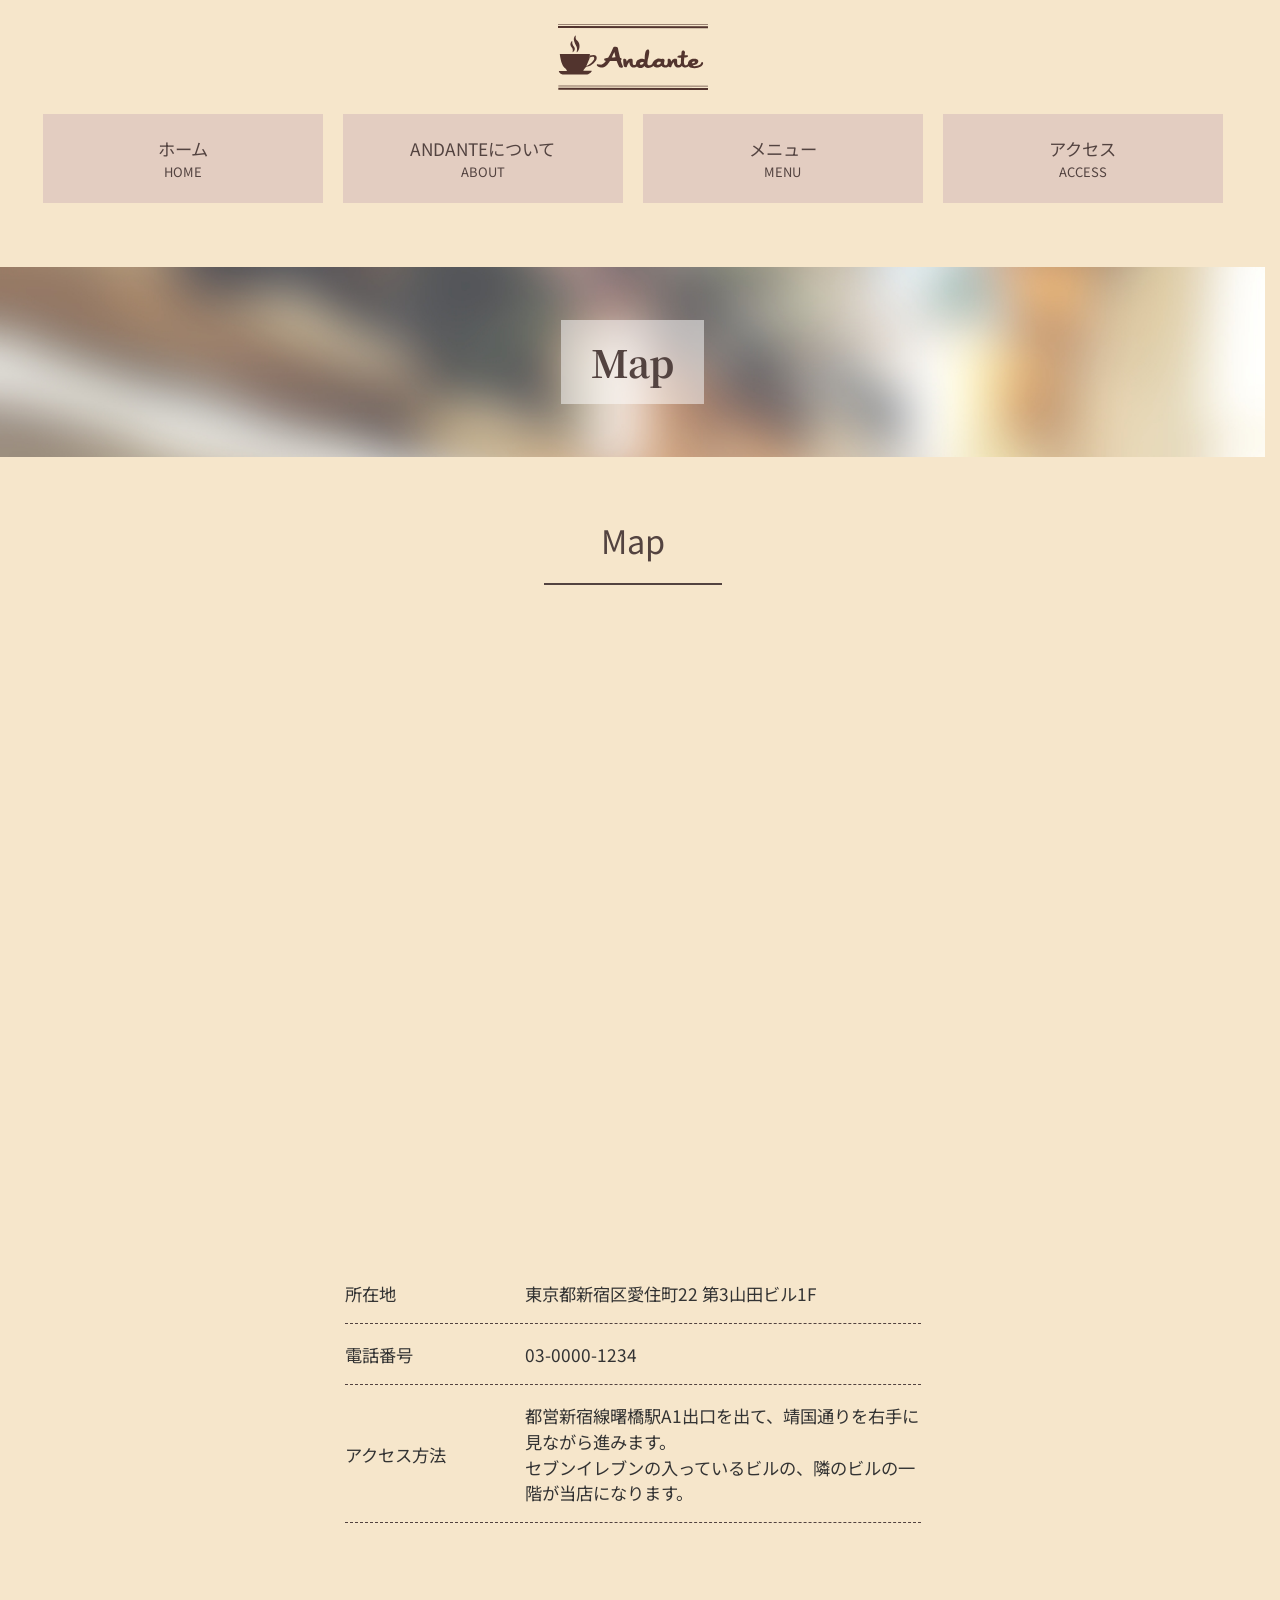
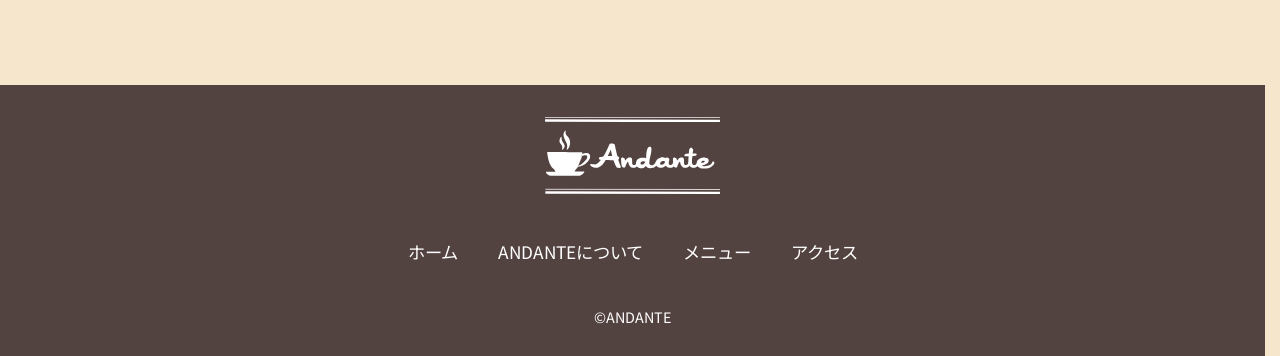
<file: ANDANTE/access/index.html>
<!DOCTYPE html>
<html lang="ja">
<head>
  <meta charset="UTF-8">
  <meta name="viewport" content="width=device-width, initial-scale=1.0">
  <title>ANDANTE | アクセス</title>
  <link rel="preconnect" href="https://fonts.googleapis.com">
  <link rel="preconnect" href="https://fonts.gstatic.com" crossorigin>
  <link href="https://fonts.googleapis.com/css2?family=Noto+Sans+JP:wght@100..900&family=Noto+Serif+JP:wght@200..900&display=swap" rel="stylesheet">
  <link rel="stylesheet" href="../css/reset.css">
  <link rel="stylesheet" href="../slick/slick.css">
  <link rel="stylesheet" href="../slick/slick-theme.css">
  <link rel="stylesheet" href="../css/style.css">
</head>
<body class="under access">
  <header class="inner">
    <h1><a href="../"><img src="../img/logo_brown.svg" alt="Andante"></a></h1>
      <div class="menu_btn">
        <span></span>
        <span></span>
        <span></span>
      </div>
  </header>
 
  <nav class="inner">
    <p><img src="../img/logo_white.svg" alt="Andante"></p>
    <ul>
      <li><a href="../">ホーム<span>HOME</span></a></li>
      <li><a href="../about/">ANDANTEについて<span>ABOUT</span></a></li>
      <li><a href="../menu/">メニュー<span>MENU</span></a></li>
      <li><a href="./access/">アクセス<span>ACCESS</span></a></li>
    </ul>
  </nav>
  <div class="under_title">
    <h2>Map</h2>
  </div>
  <main>
    <section class="inner access_box">
      <h3 class="headding">Map</h3>
      <div class="map inner">
        <iframe src="https://www.google.com/maps/embed?pb=!1m18!1m12!1m3!1d25923.647612613928!2d139.7033785660838!3d35.69039590802549!2m3!1f0!2f0!3f0!3m2!1i1024!2i768!4f13.1!3m3!1m2!1s0x60188d5bce063c37%3A0xb548b9250334152f!2z44Kk44Oz44K_44O844OX44Op44OzSVTjgrnjgq_jg7zjg6s!5e0!3m2!1sja!2sjp!4v1741948968887!5m2!1sja!2sjp" width="600" height="450" style="border:0;" allowfullscreen="" loading="lazy" referrerpolicy="no-referrer-when-downgrade"></iframe>
      </div>

      <table>
        <tr>
          <th>所在地</th>
          <td>東京都新宿区愛住町22 第3山田ビル1F</td>
        </tr>
        <tr>
          <th>電話番号</th>
          <td>03-0000-1234</td>
        </tr>
        <tr>
          <th>アクセス方法</th>
          <td>都営新宿線曙橋駅A1出口を出て、靖国通りを右手に見ながら進みます。<br>
            セブンイレブンの入っているビルの、隣のビルの一階が当店になります。</td>
        </tr>
      </table>
    </section>
   
    

    
  </main>
  <footer>
    <img class="footer_logo" src="../img/logo_white.svg" alt="ANDANTE">
    <ul class="footer_nav">
      <li><a href="../">ホーム</a></li>
      <li><a href="../about/">ANDANTEについて</a></li>
      <li><a href="../menu/">メニュー</a></li>
      <li><a href="./access/">アクセス</a></li>
    </ul>
    <small>&copy;ANDANTE</small>
  </footer>

  <script src="https://ajax.googleapis.com/ajax/libs/jquery/3.7.1/jquery.min.js"></script>
  <script src="../slick/slick.min.js"></script>
  <script src="../js/main.js"></script>
  <script src="../js/slider.js"></script>
</body>
</html>
</file>
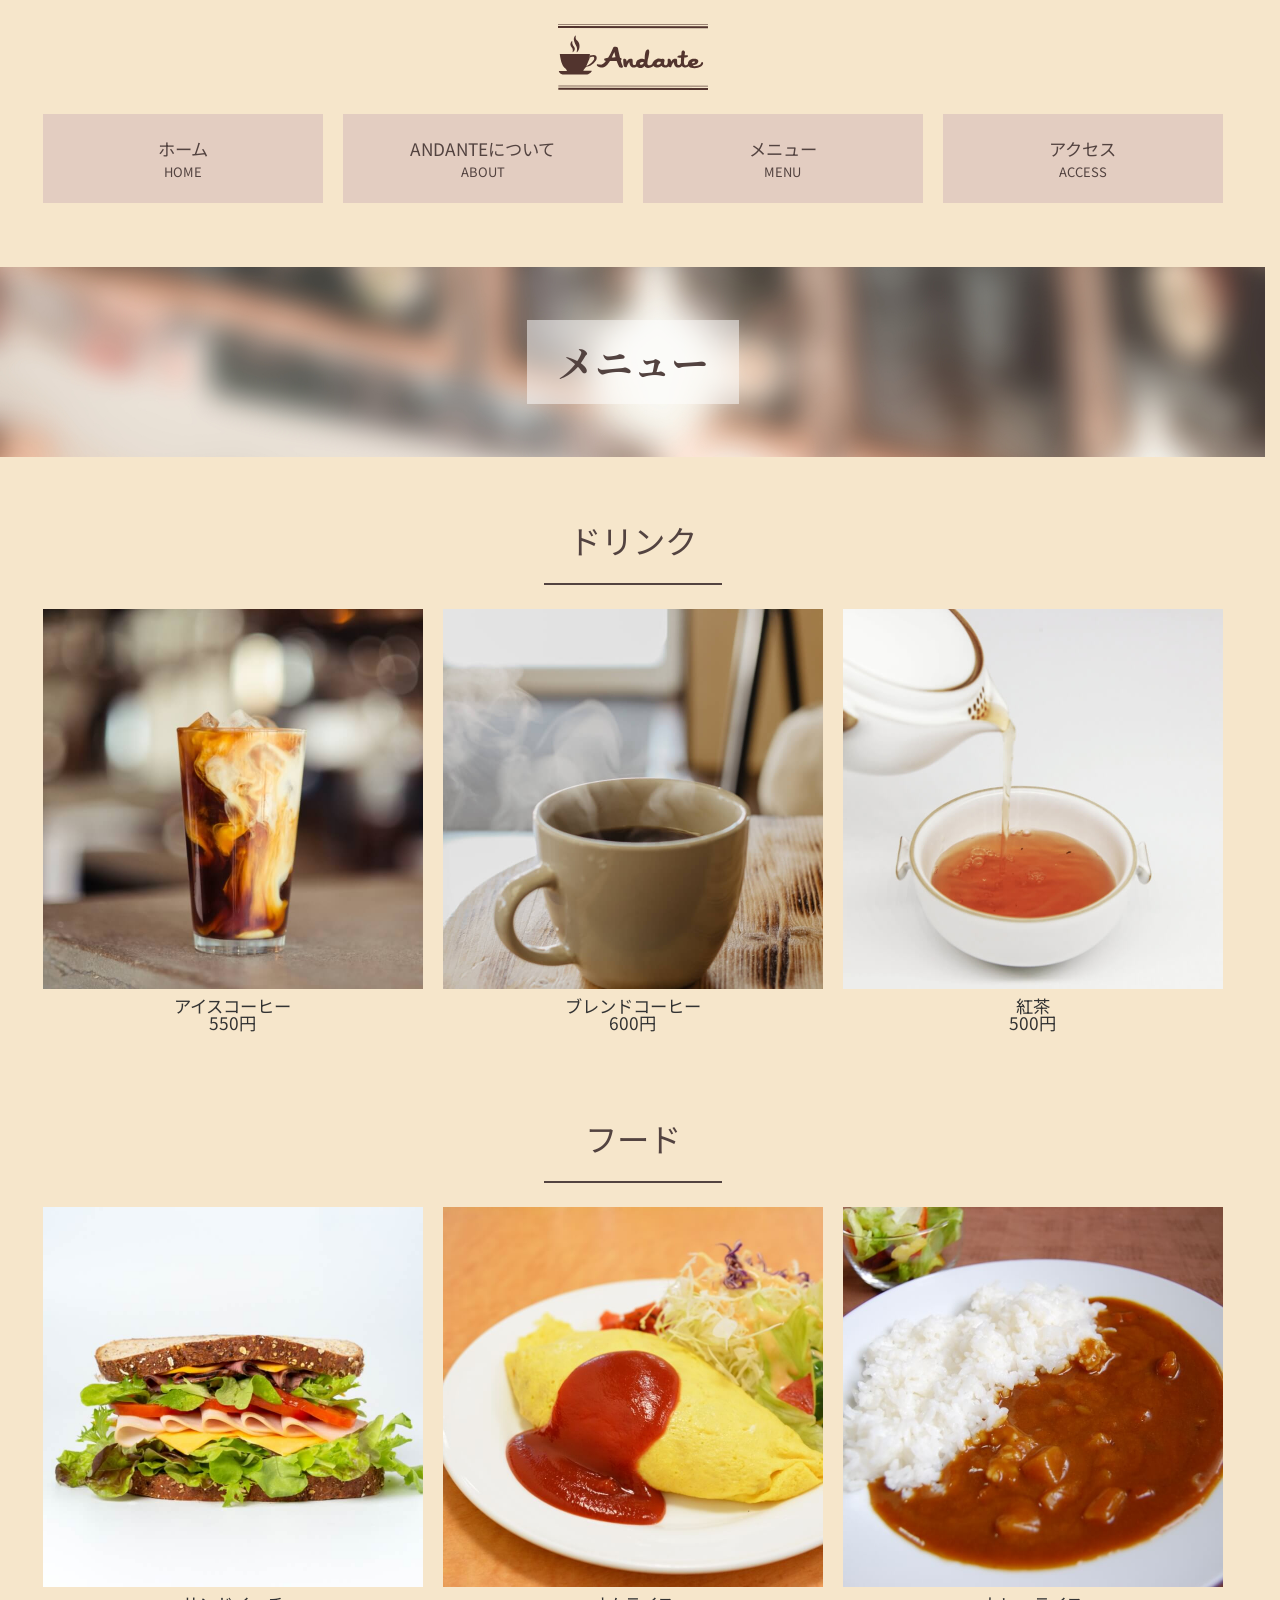
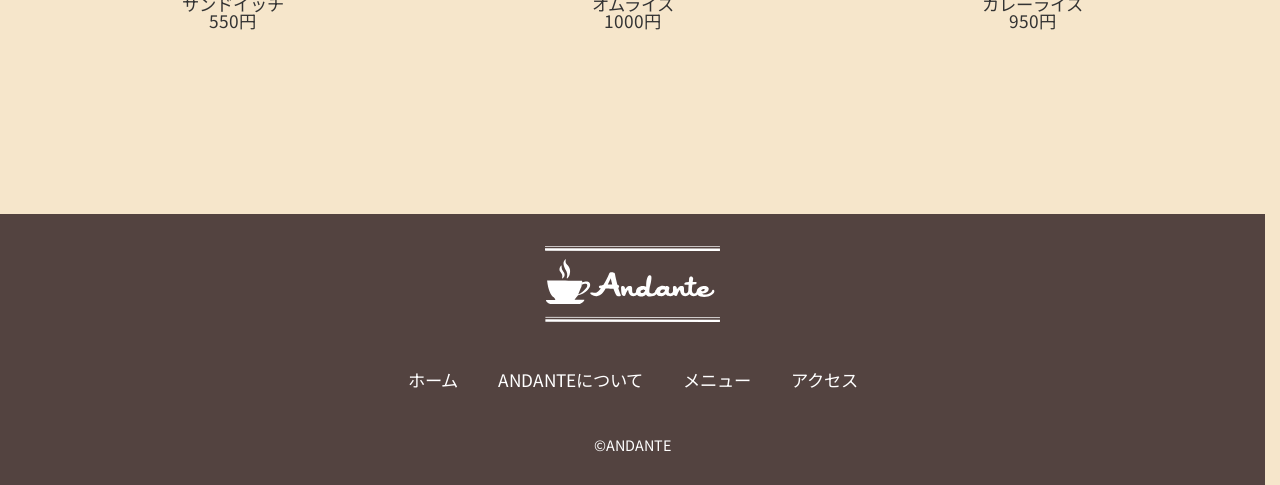
<file: ANDANTE/menu/index.html>
<!DOCTYPE html>
<html lang="ja">
<head>
  <meta charset="UTF-8">
  <meta name="viewport" content="width=device-width, initial-scale=1.0">
  <title>ANDANTE | メニュー</title>
  <link rel="preconnect" href="https://fonts.googleapis.com">
  <link rel="preconnect" href="https://fonts.gstatic.com" crossorigin>
  <link href="https://fonts.googleapis.com/css2?family=Noto+Sans+JP:wght@100..900&family=Noto+Serif+JP:wght@200..900&display=swap" rel="stylesheet">
  <link rel="stylesheet" href="../css/reset.css">
  <link rel="stylesheet" href="../slick/slick.css">
  <link rel="stylesheet" href="../slick/slick-theme.css">
  <link rel="stylesheet" href="../css/style.css">
</head>
<body class="under menu">
  <header class="inner">
    <h1><a href="../"><img src="../img/logo_brown.svg" alt="Andante"></a></h1>
      <div class="menu_btn">
        <span></span>
        <span></span>
        <span></span>
      </div>
  </header>
 
  <nav class="inner">
    <p><img src="../img/logo_white.svg" alt="Andante"></p>
    <ul>
      <li><a href="../">ホーム<span>HOME</span></a></li>
      <li><a href="../about/">ANDANTEについて<span>ABOUT</span></a></li>
      <li><a href="./">メニュー<span>MENU</span></a></li>
      <li><a href="../access/">アクセス<span>ACCESS</span></a></li>
    </ul>
  </nav>
  <div class="under_title">
    <h2>メニュー</h2>
  </div>
  <main>
    <section class="inner menu_box drink">
      <h3 class="headding">ドリンク</h3>
      <div>
        <figure>
          <img src="../img/menu_drink01.jpg" alt="アイスコーヒー">
          <figcaption>アイスコーヒー<br><span>550円</span></figcaption>
        </figure>
        <figure>
          <img src="../img/menu_drink02.jpg" alt="ブレンドコーヒー">
          <figcaption>ブレンドコーヒー<br><span>600円</span></figcaption>
        </figure>
        <figure>
          <img src="../img/menu_drink03.jpg" alt="紅茶">
          <figcaption>紅茶<br><span>500円</span></figcaption>
        </figure>
      </div>
    </section>
    <section class="inner menu_box food">
      <h3 class="headding">フード</h3>
      <div>
        <figure>
          <img src="../img/menu_food01.jpg" alt="サンドイッチ">
          <figcaption>サンドイッチ<br><span>550円</span></figcaption>
        </figure>
        <figure>
          <img src="../img/menu_food02.jpg" alt="オムライス">
          <figcaption>オムライス<br><span>1000円</span></figcaption>
        </figure>
        <figure>
          <img src="../img/menu_food03.jpg" alt="カレーライス">
          <figcaption>カレーライス<br><span>950円</span></figcaption>
        </figure>
        
      </div>
    </section>
    

    
  </main>
  <footer>
    <img class="footer_logo" src="../img/logo_white.svg" alt="ANDANTE">
    <ul class="footer_nav">
      <li><a href="../">ホーム</a></li>
      <li><a href="../about">ANDANTEについて</a></li>
      <li><a href="./menu/">メニュー</a></li>
      <li><a href="../access/">アクセス</a></li>
    </ul>
    <small>&copy;ANDANTE</small>
  </footer>

  <script src="https://ajax.googleapis.com/ajax/libs/jquery/3.7.1/jquery.min.js"></script>
  <script src="../slick/slick.min.js"></script>
  <script src="../js/main.js"></script>
  <script src="../js/slider.js"></script>
</body>
</html>
</file>
<file: style.css>
@charset "utf-8";

@import url('https://fonts.googleapis.com/css2?family=Josefin+Slab:ital,wght@0,100..700;1,100..700&family=Quicksand:wght@300..700&display=swap');

/*全体設定*/
* {
  margin: 0;
  padding: 0;
  box-sizing: border-box;
  color: #14171a;
  font-family: "Quicksand", sans-serif; 
}

html {
  font-size: 100%;
}

body {
  background-image: url(img/backgroundimg.PNG);
  background-repeat: repeat-y;
}

li {
  list-style: none;
}

a {
  text-decoration: none;
}

img {
  max-width: 100%;
}

.wrapper {
  max-width: 960px;
  margin-left: auto;
  margin-right: auto;
  text-align: center;
  margin-bottom: 130px;
}

header .wrapper {
  margin-bottom: 0;
}

.section_title {
  font-size: 2rem;
  margin-bottom: 60px;
  border-bottom: 1px solid #383e45;
  display: inline-block;
  font-family: "Agu Display", serif;
}

.content_title {
  font-size: 1rem;
  margin: 10px 0;
}

/*ヘッダー設定*/

header {
  position: fixed;
  background-color: rgba(255,255,255,.5);
  top: 0;
  left: 0;
  right: 0;
  z-index: 100;
}

header .wrapper {
  display: flex;
  justify-content: space-between;
  align-items: center;
  padding:10px 0;
}

header h1 a {
  color:#fff;
  background-color: #AA6464;
  padding: 0 1rem;
}

.site_header_nav ul {
  display: flex;
  padding: 10px 0;
}

.site_header_nav li {
  margin-left: 30px;
}

.site_header_nav li a {
  color: #24292e;
  font-weight: 700;
}

.site_header_nav li a:hover {
  opacity: 0.7;
}

.site_header_navbtn {
  display: none;
  position: fixed;
	top: 10px;
	right: 10px;
  width: 40px;
  height: 40px;
  background: none;
  border: none;
	z-index: 1;
}
.site_header_navbtn span,
.site_header_navbtn::before,
.site_header_navbtn::after {
  width: 30px;
  height: 1px;
  background-color: #494949;
  position:absolute;
  top: 50%;
  left: 5px;
  transition: transform .4s;
}

.site_header_navbtn::before,
.site_header_navbtn::after {
  content: '';
}

.site_header_navbtn::before {
  transform: translateY(-8px);
}

.site_header_navbtn::after {
  transform: translateY(8px);
}

/*ハンバーガーメニューの棒の動きを作る*/
body.is_nav_open .site_header_navbtn span {
  transform: scaleX(0);
}

body.is_nav_open .site_header_navbtn::before {
  transform: translateY(0) rotate(45deg);
}

body.is_nav_open .site_header_navbtn::after {
  transform: translateY(0) rotate(-45deg);
}

/*メインビジュアル*/
main {
  margin-top: 60px;
}
#mainvisual {
  margin-bottom: 80px;
}

#mainvisual img {
  display: block;
  width: 100%;
  height: 600px;
  object-fit: cover;
}

/*ABOUT*/

.about_content {
  display: flex;
  justify-content: center;
  align-items: center;
}
#about img {
  width: 250px;
  height: 250px;
  border-radius: 50%;
  margin-right: 100px;
}

#about .text,
#timeline .content{
  text-align: left;
}

/*タイムライン*/
#toggleTimelineBtn {
  border: none;
  background: #AA6464;
  color: #fff;
  padding: 10px;     
  font: inherit;        
  cursor: pointer; 
}

.button-container {
  text-align: center;
  margin-top: 20px;
}

.hidden {
  display: none;
  opacity: 0;
  transform: translateY(20px);
  pointer-events: none;
  transition: all 0.8s ease;
}

.timeline.show {
  display: block;
  opacity: 1;
  transform: translateY(0);
  pointer-events: auto;
}

.timeline {
  position: relative;
  max-width: 800px;
  margin: 0 auto;
  padding: 40px 0;
}

.timeline::before {
  content: '';
  position: absolute;
  top: 0;
  bottom: 0;
  left: 50%;
  width: 2px;
  background-color: #ccc;
  transform: translateX(-50%);
}
.timeline-item time {
  font-weight:700;
  font-size: 1.1rem;
}
.timeline-item {
  position: relative;
  width: 50%;
  padding: 20px;
  box-sizing: border-box;
}

.timeline-item.left {
  left: 0;
}

.timeline-item.right {
  left: 50%;
}

.timeline-item .content {
  background: #fff;
  padding: 10px;
  position: relative;
}

.timeline-item::after {
  content: '';
  position: absolute;
  top: 20px;
  width: 20px;
  height: 20px;
  background: #fff;
  border: 3px solid #AA6464;
  border-radius: 50%;
  z-index: 1;
}

.timeline-item.left::after {
  right: -10px;
}

.timeline-item.right::after {
  left: -10px;
}


@media (max-width: 768px) {
  .timeline-item,
  .timeline-item.left,
  .timeline-item.right {
    width: 100%;
    left: 0;
    padding-left: 40px;
  }

  .timeline::before {
    left: 20px;
  }

  .timeline-item.left::after,
  .timeline-item.right::after {
    left: 8px;
  }
}


/*PHOTO*/
#photo p {
  padding-bottom: 60px;
}

#photo ul {
  display: flex;
  justify-content:space-between;
}
#photo li {
  width: 32%;
}

#photo img {
  height: 100px;
  object-fit:cover;
}

/*WORKS*/
.works_site,
.works_illust{
  display: flex;
  justify-content:space-between;
  margin-bottom: 80px;
}

.works_site img,
.works_illust img {
  width: 281.91px;
  height: 398.02px;
  object-fit: cover;
  object-position: top;
}

.section_subtitle {
  padding-top: 10px;
  padding-bottom: 50px;
}

#works p {
  padding-bottom: 30px;
}

.works_card a {
  display: inline-block;
  background: #fff;
  border-radius: 8px;
  text-decoration: none;
  transition: transform 0.3s ease, box-shadow 0.3s ease;
}

.works_card a:hover {
  transform: translateY(-12px);
  box-shadow: 0 4px 16px rgba(0, 0, 0, 0.1);
}

.works_card {
  transition: .6s;
  opacity: 0;
  transform: translateY(50px);
}

#works.in_view .works_card {
  opacity: 1;
  transform: translateY(0);
}
.works_card:nth-of-type(1)  {
  transition-delay: 0s;
}
.works_card:nth-of-type(2)  {
  transition-delay: .6s;
}
.works_card:nth-of-type(3)  {
  transition-delay: 1.2s;
}


/*CONTACT*/
form{
  width: 90%;
  max-width: 800px;
  margin: 0 auto 40px;
  background: #fff;
  padding: 40px 0;
}

dl{
  margin: 0 auto;
  width: 500px;
}

.form_item{
  display: flex;
  justify-content: center;
  margin-bottom: 40px;
}
dt{
  width: 200px;
  text-align: left;
}

dd{
  width: 300px;
}
input[type="text"],
input[type="email"],
textarea{
  display: block;
  width: 100%;
  font-size: 16px;
}
.form_submit{
  text-align: center;
}

dt,
dd,
input,
textarea{
  color: #666;
}

dt::before{
  content:"★";
  color: #AA6464;
  padding-right:6px;
}

input[type="text"],
input[type="email"],
textarea{
  border:1px solid #ccc;
  background: #fff;
  padding:0.3rem;
}

input[type="radio"]{
  width: 16px;
  height: 16px;
  margin-right: 4px;
}

textarea{
  min-height: 100px;
}

input[type="submit"]{
  background-color: #AA6464;
  width: 200px;
  padding: 0.5em;
  color: #fff;
  font-size: 16px;
  border:none;
  border-radius: 4px;
  margin-top: 50px;
}

input[type="submit"]:hover{
  background: rgb(86, 47, 59);
}


/*フッター*/

footer {
  padding: 10px 0;
  text-align: center;
  background-color: #AA6464;
}

/*SP*/
@media screen and (max-width:850px) {
  .wrapper {
    margin-bottom: 100px;
  }

  header .wrapper,
  .wrapper p {
    margin-left: 1rem;
    margin-right: 1rem;
  }
  
  .site_header_navbtn {
    display: block;
  }
	.site_header_nav {
    position: fixed;
    width: 100%;
    height: 100%;
    left: -100%;
    top: 0;
    background-color: #FFEDED;
    transform: translateX(0);
    transition: transform .6s;
  }
  body.is_nav_open .site_header_nav {
    transform: translateX(100%);
  }

  header nav ul {
    display: flex;
    list-style: none;
  }
  
  .site_header_nav ul li:not(:last-child) {
    margin-right: 0;
    margin-bottom: 1.5em;
  }
  
  .site_header_nav ul li a {
    text-decoration: none;
    color: #000;
    position: relative;
    font-size: 1.5rem;
  }

  .site_header_nav ul {
    height: 100%;
    flex-direction: column;
    justify-content: center;
    text-align: center;
  }


  #mainvisual img {
    height: calc(100vh -60px);
  }

  #about .about_content {
    flex-direction: column;
  }

  #about img {
    margin-right: 0;
    margin-bottom: 3rem;
  }

  #about .text {
    text-align: center;
  }
  
  #photo ul,
  #works ul,
  .works_site,
  .works_illust{
    flex-direction: column;
  }

  #photo li,
  #works li{
    width: 100%;
    margin-bottom: 2rem;
  }

  form {
    padding: 20px 0;
  }
  dl {
    width: 90%;
  }
  .form-item {
    display: block;
  }
  dt {
    width: 100%;
  }
  dd {
    width: 100%;
  }
  dt {
    margin-bottom: 10px;
  }
  input[type="submit"] {
    padding: 1em;
  }
}
</file>
<file: ANDANTE/css/style.css>
@charset "UTF-8";

/*主たるブレイクポイント

sp ~600px
tab 601px ~1024px
pc 1025px~

*/


/*============
全体の設定

=============*/
html {
  font-size: 67.5%;/*初期が16pxの人が多い*/
}

body {
  background-color: #f6e6cb;
  font-size: 1.6rem;/*remはHTMLに対して何倍*/
  font-family: "Noto Sans JP", sans-serif;
  line-height: 1;
  color: #333;
}

a {
  text-decoration: none;
}

a:hover {
  opacity: 0.5;
}



/*============
　汎用クラス
=============*/
.inner {
  padding-left: 5.6%;
  padding-right: 5.6%;
  max-width: 1180px;
  margin-right: auto;
  margin-left: auto;
}

.title {
  font-weight: normal;
  font-size: 3.4rem;
  font-family: 'Noto Serif JP';
  text-align: center;
  margin-bottom: 8px;
}

.sub_title {
  text-align: center;
  font-size: 1.2rem;
  margin-bottom: 32px;
}

.text {
  line-height: 2; /*1文字分＋上下に0.5ずつになっているため、文字の上に隙間ができてしまう*/
  margin-top: -0.5em; /*上の隙間を埋めるため*/
}

.btn {
  display: block;
  max-width: 380px;
  line-height: 80px;
  color: #fff;
  text-align: center;
  background-color: #534340;
  margin-left: auto;
  margin-right: auto;
}

@media  screen and (min-width:1025px) {
  .inner{
    padding-left: 0;
    padding-right: 0;
  }
}

/*============
  ヘッダー
=============*/
header {
  display: flex;
  align-items: center;
  justify-content: space-between;
  padding-top: 24px;
  padding-bottom: 24px;
}
header .menu_btn{
  width: 26px;
  height: 26px;
  z-index: 100;
}

header h1 {
  width: 150px;
}

header .menu_btn span{
  display: block;
  background-color: #333;
  height: 2px;
  transition: 0.3s;
}

.on header .menu_btn span {
  background-color: #fff;
 
}

header .menu_btn span:nth-child(2){
  transform: translateY(10px);
}

header .menu_btn span:last-child {
  transform: translateY(20px);
}

.on header .menu_btn span:first-child {
  transform: translateY(12px) rotate(45deg);
}

.on header .menu_btn span:nth-child(2){
  display: none;
}

.on header .menu_btn span:last-child{
  transform: translateY(10px) rotate(-45deg);
}



@media screen and (min-width:1025px){
  header{
    justify-content: center;
  }
  header .menu_btn{
    display: none;
  }
}



/*============
  キービジュアル
=============*/
.key.inner {
  /*クラスkeyとクラスinner両方ついているとき*/
  padding-left: 0;
  padding-right: 0;
  margin-bottom: 64px;
}
.key ul {
  padding: 0;
  list-style: none;
}

.slider img {
  width: 100%;
}
/*============
  ナビ
=============*/
nav {
  background-color: rgba(83,67,64,0.8);
  position: fixed;
  top: 0;
  width: 100%;
  height: 100vh; /*端末と同じ大きさ*/
  padding-top: 50px;
  opacity: 0;
  visibility: hidden;
  transition: 0.3s;
}

.on nav {
  opacity: 1;
  visibility: visible;
}
nav p {
  width: 50%;
  margin-left: auto;
  margin-right: auto;
  margin-bottom: 80px;
}

nav ul {
  list-style: none;
  padding: 0;
  border-top: 2px dashed #fff;
}
nav ul li {
  text-align: center;
  font-size: 3.5rem;
  line-height: 2;
  border-bottom: 2px dashed #fff;
}

nav ul li a{
  color: #fff;
  display: block;/*ブロックにしたら横幅は100%になる*/
}

nav ul li a span {
  display: none;
}

@media screen and (min-width:1025px){
  /*パソコンで見た時のハンバーガーメニューの調整*/
  nav {
    opacity: 1;
    visibility:visible;
    background-color: transparent;
    width: auto;
    height: auto;
    position: static;
    margin-top: 64px;
    margin-bottom: 128px;
    padding-top: 0;
  }

  nav p {
    display: none;
  }

  nav ul {
    border-top: none;
    display: flex;
    justify-content: space-between;
  }

  nav ul li {
    border-bottom: none;
    font-size: 1.6rem;
    width: 23.7288136%;
    line-height: 1.5;    
  }

  nav ul li a {
    background-color:#e3cdc1;
    color: #534340;
    padding-top: 22px;
    padding-bottom: 22px;
  }

  nav ul li a span {
    display: block; /*inlineだと横に並んでしまう
    改行したいのでblockで表示*/
    font-size: 1.2rem;
  }


}

/*============
  ANDANTEについて
=============*/
.top_about {
  max-width: 600px;
  margin-bottom: 64px;
}
.top_about img{
  width: 100%;
  margin-bottom: 24px;
}

.top_about img .text {
  margin-bottom: 24px;
}

@media screen and (min-width:1025px){
  .top_about {
    margin-bottom: 128px;
    max-width: 1180px;
    padding-left: 8.4745627%;
    padding-right: 8.4745627%;
  }
  .top_about .top_about_content {
    display: flex;
    flex-direction: row-reverse;
    justify-content: space-between;
  }

  .top_about img {
    width: 48.979518%;
    height: 100%;
  }
  
  .top_about .top_about_text {
    width: 48.979518%;
  }
}

/*============
  メニュー
=============*/

.top_menu figure{
  margin-bottom: 24px;
}

.top_menu figure img{
  margin-bottom: 8px;
}

.top_menu figure figcaption {
  text-align: center;
}

.top_menu figure figcaption span {
  font-size: 1.2rem;
}


@media screen and (min-width:600px){
  .top_menu div {
    display: flex;
    justify-content: space-between;

  }
  .top_menu div figure {
    flex-basis: 32.2033898%;
    justify-content: space-between;
  }
}

/*============
  フッター
=============*/

footer {
  background-color: #534340;
  margin-top: 160px;
  padding-top: 32px;
  padding-bottom: 32px;
}

footer .footer_logo {
  width: 175px;
  display: block;
  margin-left: auto;
  margin-right: auto;
  margin-bottom: 32px;
}

footer .footer_nav{
  list-style: none;
  padding: 0;
  width: 80%;
  margin-left: auto;
  margin-right: auto;
  margin-bottom: 32px;
  border-top: 1px dashed #fff;
}

footer .footer_nav li {
  border-bottom: 1px dashed #fff;
  line-height: 3;
}

footer .footer_nav a {
  color: #fff;
  display: block;
}

footer small {
  color: #fff;
  display: block;
  text-align: center;
}

@media screen and (min-width:600px){
  footer .footer_nav {
    display: flex;
    border-top: none;
    width: auto;
    justify-content: center;
  }

  footer .footer_nav li {
    border-bottom: none;
  }

  footer .footer_nav li a{
    padding: 0 20px;
  }
}


/*============
  下層ページ共通
=============*/
.under nav {
  margin-top: 0px;
  margin-bottom: 64px;
}

.under_title {
  height: 190px;
  background-size: cover;
  background-position: center center;
  display: flex;
  justify-content: center;
  align-items: center;
  margin-bottom: 64px;
}

.under_title h2 {
  background-color: rgba(255,255,255,0.5);
  padding: 20px 30px;
  font-family:'Noto Serif JP',serif;
  color: #534340;
  font-size: 8vw;
  /*ある程度までいったら大きくならないように設定*/
}
@media screen and (min-width:600px){
  .under_title h2 {
    font-size: 3.5rem;
  }
/*====min-width:600px====*/
}

.headding {
  font-size: 3rem;
  font-weight: normal;
  text-align: center;
  color: #534340;
  margin-bottom: 24px;
  font-family: 'Noto Serif JP'serif;
}

.headding::after {
  content: "";
  display: block;
  height: 2px;
  width: 178px;
  background-color: #534340;
  margin-right: auto;
  margin-left: auto;
  margin-top: 24px;
}

/*============
  About
=============*/

.about .under_title {
  background-image: url(../img/about_title.jpg);
}

.about .relaxation {
  margin-bottom: 64px;
}

.about .about_box .box_text {
  margin-bottom: 24px;
}

@media screen and (min-width:600px){
  .about .about_box {
    display: flex;
    flex-direction:column-reverse;
  }
  .about .about_box .box_text {
    background-color: rgba(227, 205, 193, 0.85);
    padding: 2rem;
    width: 90%;
    margin-right: auto;
    margin-left: auto;
    margin-bottom: 0;
    margin-top: -50px;
  }
/*====min-width:600px====*/
}

@media screen and (min-width:1025px){
  .about .about_box {
    display: block;
    width: 780px;
    position: relative;
    margin-bottom: 220px;
  }

  .about .about_box .box_text {
    position: absolute;
    bottom: 0;
    width: 480px;
    transform: translateY(90px);
  }

  .about .relaxation .box_text {
    right: 0;
  }
  .about .about_box img {
    width: 580px;
  }

  .about .blend img {
    margin-left: auto;
  }

  .about .headding {
    text-align-last: left;
    font-size: 4.6rem;
  }
   
  .about .headding::after {
    margin-left: 0;
  }
  
  .about .blend .headding {
    font-size: 3.8rem;
  }



/*====min-width:1025px====*/
}


/*============
  メニュー
=============*/

.menu .under_title {
  background-image: url(../img/menu_title.jpg);
}

.menu .drink {
  margin-bottom: 64px;
}

.menu .menu_box figure {
  margin-bottom: 24px;
}

.menu .menu_box figure img{
  margin-bottom: 8px;
}

.menu .menu_box figure figcaption {
  text-align: center;
}

@media screen and (min-width:600px){
  .menu .menu_box div {
    display: flex;
    justify-content: space-between;
  }
  .menu .menu_box div figure {
    flex-basis: 32.2033898%;
  }
/*====min-width:600px====*/
}

/*============
  アクセス
=============*/

.access .under_title {
  background-image: url(../img/access_title.jpg);
}

.access .map {
  margin-bottom: 64px;
}

.access .map iframe {
  width: 100%;
  height: auto;
  aspect-ratio: 4/3;
}

.access .access_box table th,
.access .access_box table td{
  display: block;
}

.access .access_box table th {
  text-align-last: left;
  font-weight: normal;
  border-bottom: 1px dashed #534340;
  padding-bottom: 8px;
  margin-bottom: 8px;
}

.access .access_box table td {
  margin-bottom: 24px;
  line-height: 1.5;
}

@media screen and (min-width:600px){
  .access .map iframe {
    aspect-ratio: 2/1;
  }

  .access .access_box table {
    max-width: 580px;
    margin-left: auto;
    margin-right: auto;
  }

  .access .access_box table th,
  .access .access_box table td{
    display: table-cell;
    padding-top: 16px;
    padding-bottom: 16px;
  }

  .access .access_box table th {
    width: 31.0324128%;
  }

  .access .access_box table td {
    border-bottom: 1px dashed #534340;
  }
/*====min-width:600px====*/
}
</file>
<file: profile/style.css>
@charset "utf-8";

@import url('https://fonts.googleapis.com/css2?family=Josefin+Slab:ital,wght@0,100..700;1,100..700&family=Quicksand:wght@300..700&display=swap');

/*全体設定*/
* {
  margin: 0;
  padding: 0;
  box-sizing: border-box;
  color: #14171a;
  font-family: "Quicksand", sans-serif; 
}

html {
  font-size: 100%;
}

body {
  background-image: url(img/backgroundimg.PNG);
  background-repeat: repeat-y;
}

li {
  list-style: none;
}

a {
  text-decoration: none;
}

img {
  max-width: 100%;
}

.wrapper {
  max-width: 960px;
  margin-left: auto;
  margin-right: auto;
  text-align: center;
  margin-bottom: 130px;
}

header .wrapper {
  margin-bottom: 0;
}

.section_title {
  font-size: 2rem;
  margin-bottom: 60px;
  border-bottom: 1px solid #383e45;
  display: inline-block;
  font-family: "Agu Display", serif;
}

.content_title {
  font-size: 1rem;
  margin: 10px 0;
}

/*ヘッダー設定*/

header {
  position: fixed;
  background-color: rgba(255,255,255,.5);
  top: 0;
  left: 0;
  right: 0;
  z-index: 100;
}

header .wrapper {
  display: flex;
  justify-content: space-between;
  align-items: center;
  padding:10px 0;
}

header h1 a {
  color:#fff;
  background-color: #AA6464;
  padding: 0 1rem;
}

.site_header_nav ul {
  display: flex;
  padding: 10px 0;
}

.site_header_nav li {
  margin-left: 30px;
}

.site_header_nav li a {
  color: #24292e;
  font-weight: 700;
}

.site_header_nav li a:hover {
  opacity: 0.7;
}

.site_header_navbtn {
  display: none;
  position: fixed;
	top: 10px;
	right: 10px;
  width: 40px;
  height: 40px;
  background: none;
  border: none;
	z-index: 1;
}
.site_header_navbtn span,
.site_header_navbtn::before,
.site_header_navbtn::after {
  width: 30px;
  height: 1px;
  background-color: #494949;
  position:absolute;
  top: 50%;
  left: 5px;
  transition: transform .4s;
}

.site_header_navbtn::before,
.site_header_navbtn::after {
  content: '';
}

.site_header_navbtn::before {
  transform: translateY(-8px);
}

.site_header_navbtn::after {
  transform: translateY(8px);
}

/*ハンバーガーメニューの棒の動きを作る*/
body.is_nav_open .site_header_navbtn span {
  transform: scaleX(0);
}

body.is_nav_open .site_header_navbtn::before {
  transform: translateY(0) rotate(45deg);
}

body.is_nav_open .site_header_navbtn::after {
  transform: translateY(0) rotate(-45deg);
}

/*メインビジュアル*/
main {
  margin-top: 60px;
}
#mainvisual {
  margin-bottom: 80px;
}

#mainvisual img {
  display: block;
  width: 100%;
  height: 600px;
  object-fit: cover;
}

/*ABOUT*/

.about_content {
  display: flex;
  justify-content: center;
  align-items: center;
}
#about img {
  width: 250px;
  height: 250px;
  border-radius: 50%;
  margin-right: 100px;
}

#about .text,
#timeline .content{
  text-align: left;
}

/*タイムライン*/
#toggleTimelineBtn {
  border: none;
  background: #AA6464;
  color: #fff;
  padding: 10px;     
  font: inherit;        
  cursor: pointer; 
}

.button-container {
  text-align: center;
  margin-top: 20px;
}

.hidden {
  display: none;
  opacity: 0;
  transform: translateY(20px);
  pointer-events: none;
  transition: all 0.8s ease;
}

.timeline.show {
  display: block;
  opacity: 1;
  transform: translateY(0);
  pointer-events: auto;
}

.timeline {
  position: relative;
  max-width: 800px;
  margin: 0 auto;
  padding: 40px 0;
}

.timeline::before {
  content: '';
  position: absolute;
  top: 0;
  bottom: 0;
  left: 50%;
  width: 2px;
  background-color: #ccc;
  transform: translateX(-50%);
}
.timeline-item time {
  font-weight:700;
  font-size: 1.1rem;
}
.timeline-item {
  position: relative;
  width: 50%;
  padding: 20px;
  box-sizing: border-box;
}

.timeline-item.left {
  left: 0;
}

.timeline-item.right {
  left: 50%;
}

.timeline-item .content {
  background: #fff;
  padding: 10px;
  position: relative;
}

.timeline-item::after {
  content: '';
  position: absolute;
  top: 20px;
  width: 20px;
  height: 20px;
  background: #fff;
  border: 3px solid #AA6464;
  border-radius: 50%;
  z-index: 1;
}

.timeline-item.left::after {
  right: -10px;
}

.timeline-item.right::after {
  left: -10px;
}


@media (max-width: 768px) {
  .timeline-item,
  .timeline-item.left,
  .timeline-item.right {
    width: 100%;
    left: 0;
    padding-left: 40px;
  }

  .timeline::before {
    left: 20px;
  }

  .timeline-item.left::after,
  .timeline-item.right::after {
    left: 8px;
  }
}


/*PHOTO*/
#photo p {
  padding-bottom: 60px;
}

#photo ul {
  display: flex;
  justify-content:space-between;
}
#photo li {
  width: 32%;
}

#photo img {
  height: 100px;
  object-fit:cover;
}

/*WORKS*/
.works_site,
.works_illust{
  display: flex;
  justify-content:space-between;
  margin-bottom: 80px;
}

.works_site img,
.works_illust img {
  width: 281.91px;
  height: 398.02px;
  object-fit: cover;
  object-position: top;
}

.section_subtitle {
  padding-top: 10px;
  padding-bottom: 50px;
}

#works p {
  padding-bottom: 30px;
}

.works_card a {
  display: inline-block;
  background: #fff;
  border-radius: 8px;
  text-decoration: none;
  transition: transform 0.3s ease, box-shadow 0.3s ease;
}

.works_card a:hover {
  transform: translateY(-12px);
  box-shadow: 0 4px 16px rgba(0, 0, 0, 0.1);
}

.works_card {
  transition: .6s;
  opacity: 0;
  transform: translateY(50px);
}

#works.in_view .works_card {
  opacity: 1;
  transform: translateY(0);
}
.works_card:nth-of-type(1)  {
  transition-delay: 0s;
}
.works_card:nth-of-type(2)  {
  transition-delay: .6s;
}
.works_card:nth-of-type(3)  {
  transition-delay: 1.2s;
}


/*CONTACT*/
form{
  width: 90%;
  max-width: 800px;
  margin: 0 auto 40px;
  background: #fff;
  padding: 40px 0;
}

dl{
  margin: 0 auto;
  width: 500px;
}

.form_item{
  display: flex;
  justify-content: center;
  margin-bottom: 40px;
}
dt{
  width: 200px;
  text-align: left;
}

dd{
  width: 300px;
}
input[type="text"],
input[type="email"],
textarea{
  display: block;
  width: 100%;
  font-size: 16px;
}
.form_submit{
  text-align: center;
}

dt,
dd,
input,
textarea{
  color: #666;
}

dt::before{
  content:"★";
  color: #AA6464;
  padding-right:6px;
}

input[type="text"],
input[type="email"],
textarea{
  border:1px solid #ccc;
  background: #fff;
  padding:0.3rem;
}

input[type="radio"]{
  width: 16px;
  height: 16px;
  margin-right: 4px;
}

textarea{
  min-height: 100px;
}

input[type="submit"]{
  background-color: #AA6464;
  width: 200px;
  padding: 0.5em;
  color: #fff;
  font-size: 16px;
  border:none;
  border-radius: 4px;
  margin-top: 50px;
}

input[type="submit"]:hover{
  background: rgb(86, 47, 59);
}


/*フッター*/

footer {
  padding: 10px 0;
  text-align: center;
  background-color: #AA6464;
}

/*SP*/
@media screen and (max-width:850px) {
  .wrapper {
    margin-bottom: 100px;
  }

  header .wrapper,
  .wrapper p {
    margin-left: 1rem;
    margin-right: 1rem;
  }
  
  .site_header_navbtn {
    display: block;
  }
	.site_header_nav {
    position: fixed;
    width: 100%;
    height: 100%;
    left: -100%;
    top: 0;
    background-color: #FFEDED;
    transform: translateX(0);
    transition: transform .6s;
  }
  body.is_nav_open .site_header_nav {
    transform: translateX(100%);
  }

  header nav ul {
    display: flex;
    list-style: none;
  }
  
  .site_header_nav ul li:not(:last-child) {
    margin-right: 0;
    margin-bottom: 1.5em;
  }
  
  .site_header_nav ul li a {
    text-decoration: none;
    color: #000;
    position: relative;
    font-size: 1.5rem;
  }

  .site_header_nav ul {
    height: 100%;
    flex-direction: column;
    justify-content: center;
    text-align: center;
  }


  #mainvisual img {
    height: calc(100vh -60px);
  }

  #about .about_content {
    flex-direction: column;
  }

  #about img {
    margin-right: 0;
    margin-bottom: 3rem;
  }

  #about .text {
    text-align: center;
  }
  
  #photo ul,
  #works ul,
  .works_site,
  .works_illust{
    flex-direction: column;
  }

  #photo li,
  #works li{
    width: 100%;
    margin-bottom: 2rem;
  }

  form {
    padding: 20px 0;
  }
  dl {
    width: 90%;
  }
  .form-item {
    display: block;
  }
  dt {
    width: 100%;
  }
  dd {
    width: 100%;
  }
  dt {
    margin-bottom: 10px;
  }
  input[type="submit"] {
    padding: 1em;
  }
}
</file>
